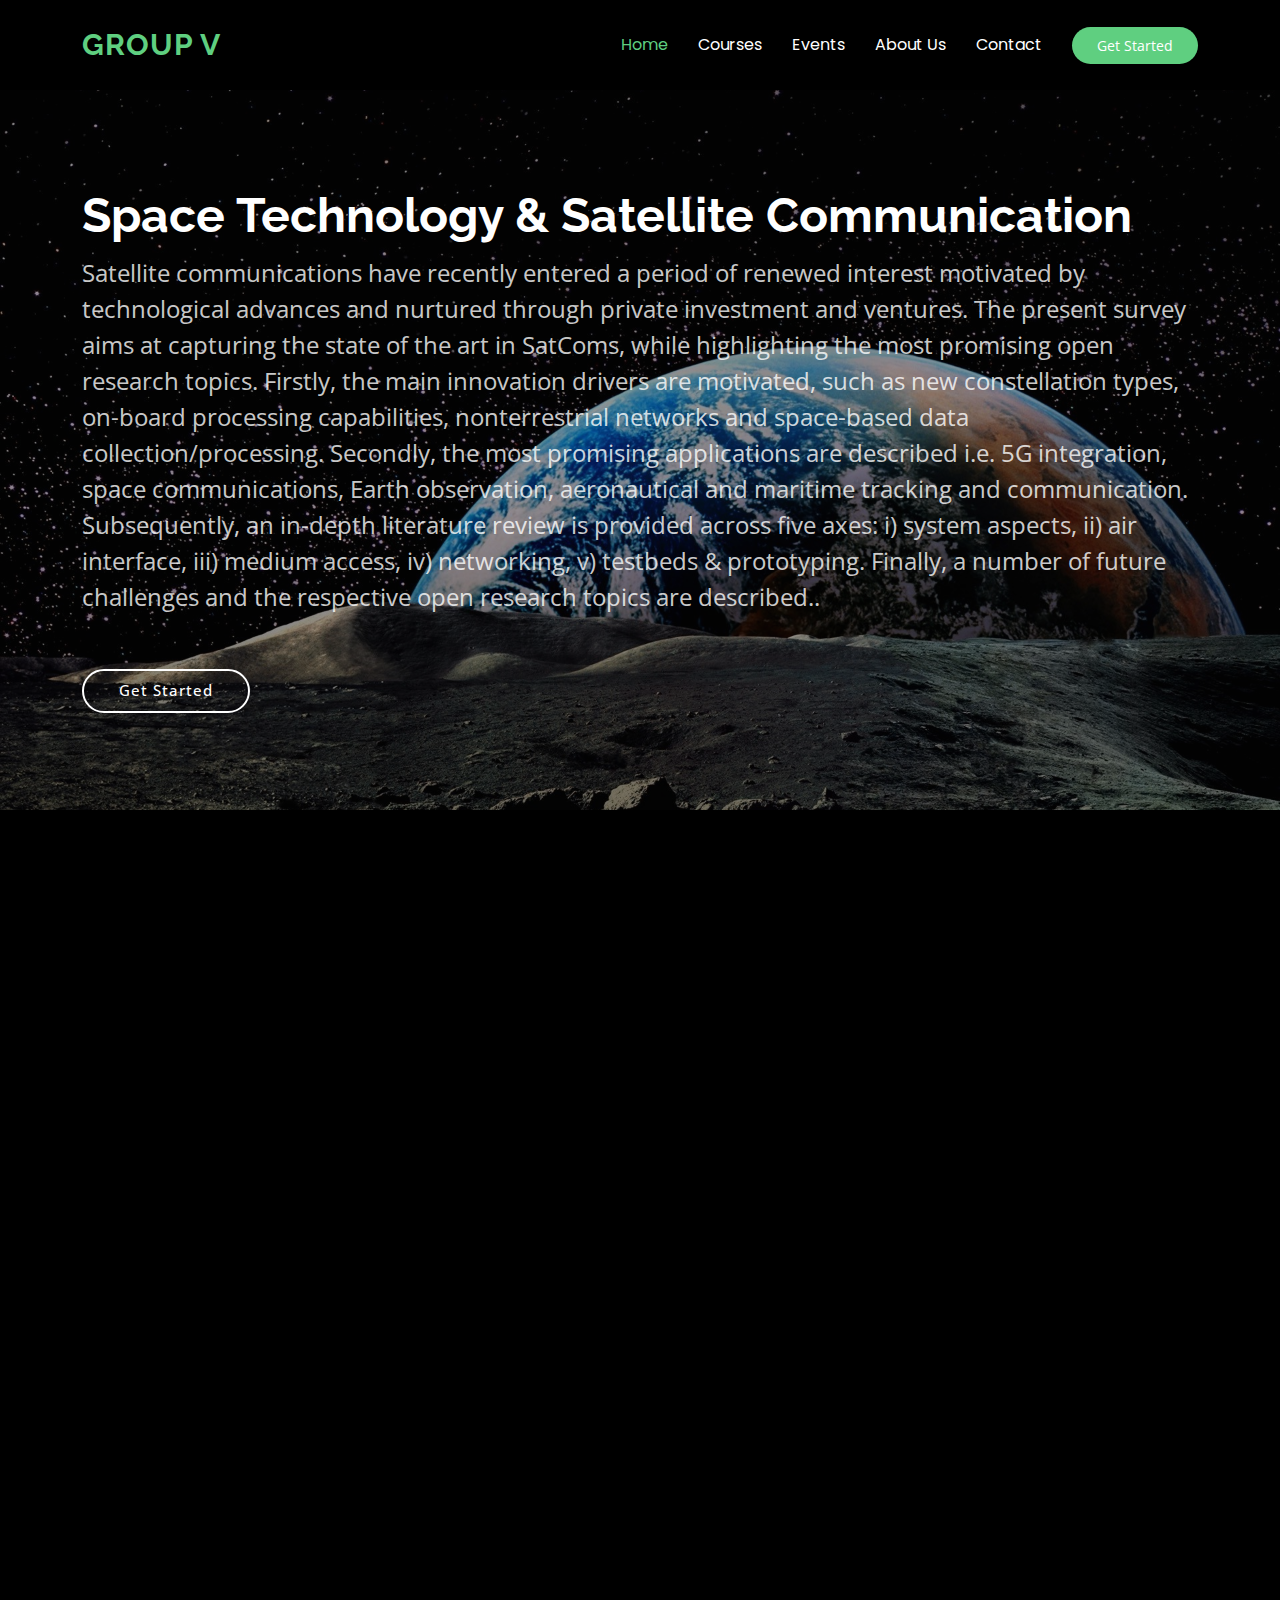
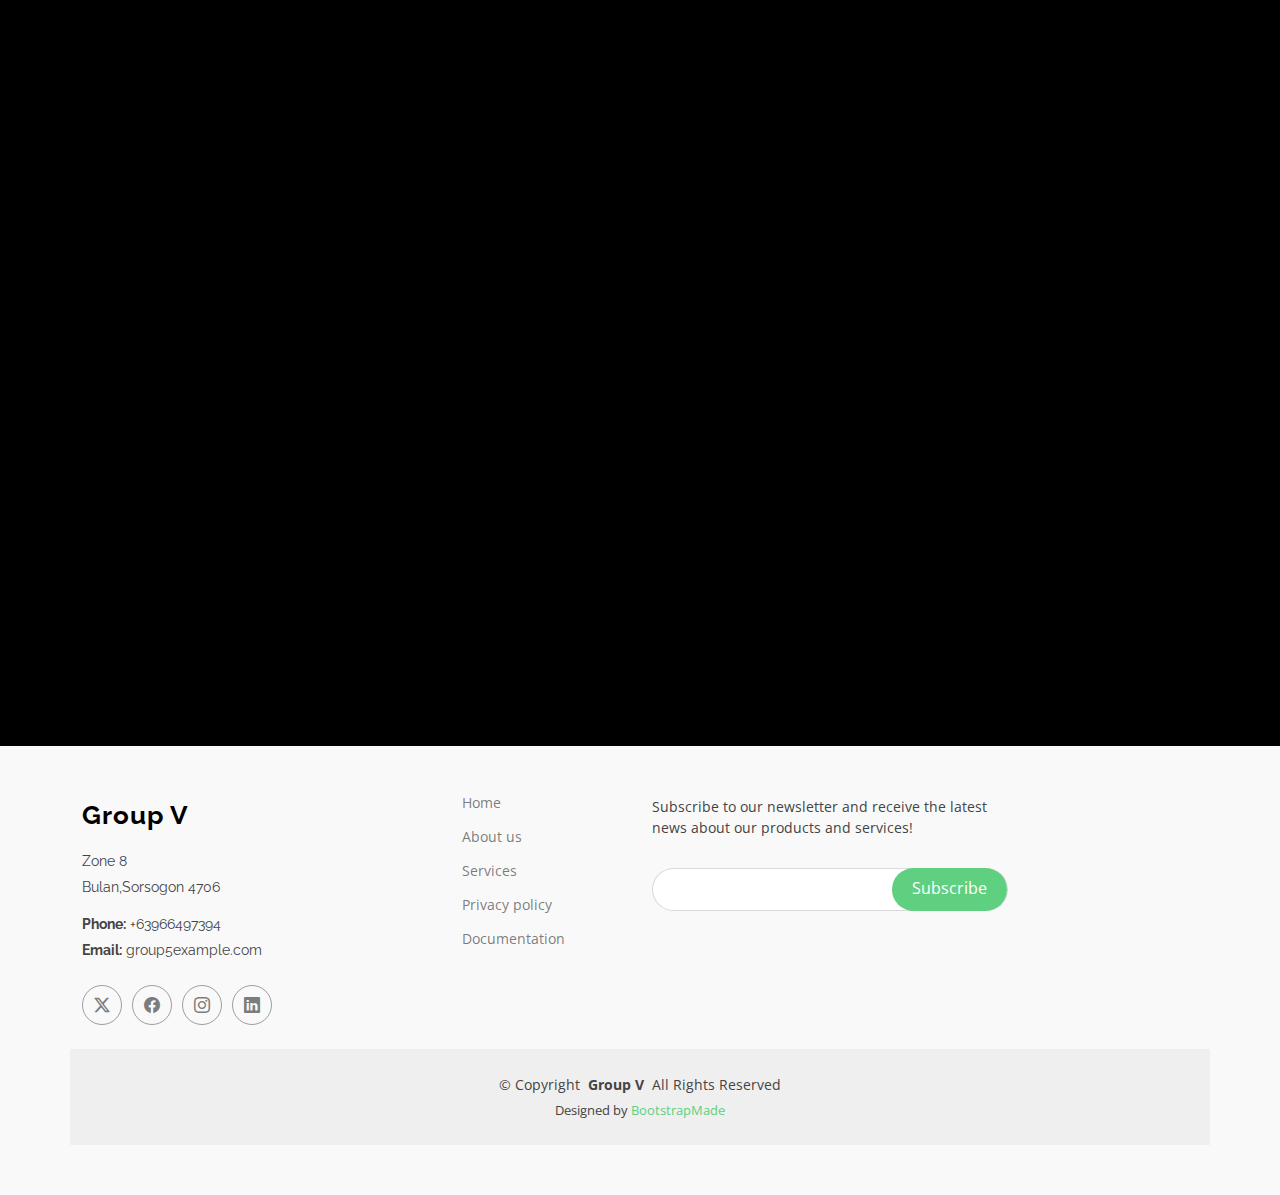
<file: index.html>
<!DOCTYPE html>
<html lang="en">

<head>
  <meta charset="utf-8">
  <meta content="width=device-width, initial-scale=1.0" name="viewport">
  <title>Group 5 Midterm Project</title>
  <meta name="description" content="">
  <meta name="keywords" content="">
  

  <!-- Favicons -->
  <link href="assets/img/favicon.png" rel="icon">
  <link href="assets/img/apple-touch-icon.png" rel="apple-touch-icon">

  <!-- Fonts -->
  <link href="https://fonts.googleapis.com" rel="preconnect">
  <link href="https://fonts.gstatic.com" rel="preconnect" crossorigin>
  <link href="https://fonts.googleapis.com/css2?family=Open+Sans:ital,wght@0,300;0,400;0,500;0,600;0,700;0,800;1,300;1,400;1,500;1,600;1,700;1,800&family=Poppins:ital,wght@0,100;0,200;0,300;0,400;0,500;0,600;0,700;0,800;0,900;1,100;1,200;1,300;1,400;1,500;1,600;1,700;1,800;1,900&family=Raleway:ital,wght@0,100;0,200;0,300;0,400;0,500;0,600;0,700;0,800;0,900;1,100;1,200;1,300;1,400;1,500;1,600;1,700;1,800;1,900&display=swap" rel="stylesheet">

  <!-- Vendor CSS Files -->
  <link href="assets/vendor/bootstrap/css/bootstrap.min.css" rel="stylesheet">
  <link href="assets/vendor/bootstrap-icons/bootstrap-icons.css" rel="stylesheet">
  <link href="assets/vendor/aos/aos.css" rel="stylesheet">
  <link href="assets/vendor/glightbox/css/glightbox.min.css" rel="stylesheet">
  <link href="assets/vendor/swiper/swiper-bundle.min.css" rel="stylesheet">

  <!-- Main CSS File -->
  <link href="assets/css/main.css" rel="stylesheet">

  <!-- =======================================================
  * Template Name: Mentor
  * Template URL: https://bootstrapmade.com/mentor-free-education-bootstrap-theme/
  * Updated: Aug 07 2024 with Bootstrap v5.3.3
  * Author: BootstrapMade.com
  * License: https://bootstrapmade.com/license/
  ======================================================== -->
</head>

<body class="index-page">
  <header id="header" class="header d-flex align-items-center sticky-top">
    <div class="container-fluid container-xl position-relative d-flex align-items-center">

      <a href="index.html" class="logo d-flex align-items-center me-auto">
        <!-- Uncomment the line below if you also wish to use an image logo -->
        <!-- <img src="assets/img/logo.png" alt=""> -->
        <h1 class="sitename">Group V</h1>
      </a>

      <nav id="navmenu" class="navmenu">
        <ul>
          <li><a href="index.html" class="active">Home<br></a></li>
          <li><a href="courses.html">Courses</a></li>
          <li><a href="events.html">Events</a></li>
          <li><a href="about.html">About Us</a></li>
          <li><a href="contact.html">Contact</a></li>
        </ul>
        <i class="mobile-nav-toggle d-xl-none bi bi-list"></i>
      </nav>

      <a class="btn-getstarted" href="courses.html">Get Started</a>

    </div>
  </header>

  <main class="main">

    <!-- Hero Section -->
    <section id="hero" class="hero section dark-background">

      <img src="assets/img/astro-bg.jpg" alt="" data-aos="fade-in">

      <div class="container">
        <h2 data-aos="fade-up" data-aos-delay="100">Space Technology & Satellite Communication</h2>
        <p data-aos="fade-up" data-aos-delay="200">Satellite communications have recently entered a period of renewed interest motivated by technological advances and nurtured through private investment and ventures. The present survey aims at capturing the state of the art in SatComs, while highlighting the most promising open research topics. Firstly, the main innovation drivers are motivated, such as new constellation types, on-board processing capabilities, nonterrestrial networks and space-based data collection/processing. Secondly, the most promising applications are described i.e. 5G integration, space communications, Earth observation, aeronautical and maritime tracking and communication. Subsequently, an in-depth literature review is provided across five axes: i) system aspects, ii) air interface, iii) medium access, iv) networking, v) testbeds & prototyping. Finally, a number of future challenges and the respective open research topics are described..</p>
        <div class="d-flex mt-4" data-aos="fade-up" data-aos-delay="300">
          <a href="courses.html" class="btn-get-started">Get Started</a>
        </div>
      </div>

    </section><!-- /Hero Section -->

    <!-- About Section -->
    <section id="about" class="about section">

      <div class="container">

        <div class="row gy-4">

          <div class="col-lg-6 order-1 order-lg-2" data-aos="fade-up" data-aos-delay="100">
            <img style="border:0; width: 100%; height: 300px; margin-top: 100px;"src="assets/img/education_NASA.jpg" class="img-fluid" alt="">
          </div>

          <div class="col-lg-6 order-2 order-lg-1 content" data-aos="fade-up" data-aos-delay="200">
            <h3>Space Technology and Satellite Communication</h3>
            <p class="fst-italic" style="color: white;">
              
              The way individuals communicate, travel, and obtain information has changed as a result of satellite communication and space technology. 
               Satellites in orbit above the Earth are vital for everyday living, commerce, security, and scientific developments because they provide high-speed internet, precise GPS navigation, and real-time weather monitoring.  
               These developments in technology keep enhancing space exploration, disaster relief, and worldwide communication.

            </p>
         
            </ul>
            <a href="https://www.britannica.com/technology/satellite-communication/How-satellites-work" class="read-more"><span>Read More</span><i class="bi bi-arrow-right"></i></a>
          </div>

        </div>

      </div>

    </section><!-- /About Section -->

        </div>

      </div>

    </section><!-- /Counts Section -->

    <!-- Why Section -->
    <section id="why-us" class="section why-us">

      <div class="container">

        <div class="row gy-4">

          <div class="col-lg-4" data-aos="fade-up" data-aos-delay="100">
            <div class="why-box">
              <h3 style="font-style: italic;">Three Key Advancement</h3>
              <p>
                Advancements in space technology and satellite communication have revolutionized global connectivity, navigation, and security.
                 Satellite-based internet enables communication in remote areas, GPS systems improve transportation and automation, and Space weather monitoringprotects infrastructure from solar disruptions. 
                As technology progresses, these innovations will continue shaping a more connected and resilient future.
              </p>
            </div>
          </div><!-- End Why Box -->

          <div class="col-lg-8 d-flex align-items-stretch">
            <div class="row gy-4" data-aos="fade-up" data-aos-delay="200">

              <div class="col-xl-4">
                <div class="icon-box d-flex flex-column justify-content-center align-items-center">
                  <i class="bi bi-1-circle" style="margin-bottom: 20px;"></i>
                  <h4 style="color: black;"> Satellite-Based Internet</h4>
                  <p style="text-align: center; color: black;">
                    Satellites provide global broadband coverage, especially in remote areas where traditional networks are unavailable. Companies like Starlink, OneWeb, and Amazon’s Project Kuiper use low Earth orbit (LEO) satellites to offer high-speed, low-latency internet, benefiting industries like aviation, maritime, and emergency response.</p>
                </div>
              </div><!-- End Icon Box -->

              <div class="col-xl-4" data-aos="fade-up" data-aos-delay="300">
                <div class="icon-box d-flex flex-column justify-content-center align-items-center">
                  <i class="bi bi-2-circle"  style="margin-top:100px;"></i>
                  <h4 style="color: black;"> (GPS) Advancements </h4>
                  <p style="color: black;">
                    Global Positioning System (GPS) and similar networks like Galileo (Europe) and GLONASS (Russia) now offer centimeter-level accuracy. This is vital for:<br><br>
                    - Navigation – Used in smartphones, vehicles, and autonomous systems.<br><br>
                    - Mapping & Surveying – Helps in urban planning and disaster management.<br><br>
                    - Military & Aviation – Ensures precise targeting and secure operations.</p>
                </div>
              </div><!-- End Icon Box -->

              <div class="col-xl-4" data-aos="fade-up" data-aos-delay="400">
                <div class="icon-box d-flex flex-column justify-content-center align-items-center">
                  <i class="bi bi-3-circle"  style="margin-bottom: 100  px;"></i>
                  <h4 style="color: black;"> Space Weather Tracking
                    Satellites</h4>
                  <p style="color: black; margin-bottom: 25px;">NOAA’s GOES and ESA’s Solar Orbiter monitor solar activity, detecting.<br><br>
                   – These can disrupt power grids, GPS signals, and radio communications.<br><br>
                    - Magnetosphere & Ionosphere Changes<br><br> – Affect satellite operations and HF radio signals.</p>
                </div>
              </div><!-- End Icon Box -->

            </div>
          </div>

        </div>

      </div>

    </section><!-- /Why Us Section -->

     </main>

  <footer id="footer" class="footer position-relative light-background">

    <div class="container footer-top">
      <div class="row gy-4">
        <div class="col-lg-4 col-md-6 footer-about">
          <a href="index.html" class="logo d-flex align-items-center">
            <span class="sitename" style="color: black;">Group V</span>
          </a>
          <div class="footer-contact pt-3">
            <p>Zone 8</p>
            <p>Bulan,Sorsogon 4706</p>
            <p class="mt-3"><strong>Phone:</strong> <span>+63966497394</span></p>
            <p><strong>Email:</strong> <span>group5example.com</span></p>
          </div>
          <div class="social-links d-flex mt-4">
            <a href="https://x.com/"><i class="bi bi-twitter-x"></i></a>
            <a href="https://www.facebook.com/"><i class="bi bi-facebook"></i></a>
            <a href="https://www.instagram.com/"><i class="bi bi-instagram"></i></a>
            <a href="https://www.linkedin.com/"><i class="bi bi-linkedin"></i></a>
          </div>
        </div>

        <div class="col-lg-2 col-md-3 footer-links">
          
          <ul>
            <li><a href="index.html">Home</a></li>
            <li><a href="about.html">About us</a></li>
            <li><a href="service.html">Services</a></li>
            <li><a href="privacy.html">Privacy policy</a></li>
            <li><a href="documentation.html">Documentation</a></li>
          </ul>
        </div>

        <div class="col-lg-4 col-md-12 footer-newsletter">
          
          <p>Subscribe to our newsletter and receive the latest news about our products and services!</p>
          <form action="forms/newsletter.php" method="post" class="php-email-form">
            <div class="newsletter-form"><input type="email" name="email"><input type="submit" value="Subscribe"></div>
            <div class="loading">Loading</div>
            <div class="error-message"></div>
            <div class="sent-message">Your subscription request has been sent. Thank you!</div>
          </form>
        </div>

      </div>
    </div>

    <div class="container copyright text-center mt-4">
      <p>© <span>Copyright</span> <strong class="px-1 sitename">Group V</strong> <span>All Rights Reserved</span></p>
      <div class="credits">
        <!-- All the links in the footer should remain intact. -->
        <!-- You can delete the links only if you've purchased the pro version. -->
        <!-- Licensing information: https://bootstrapmade.com/license/ -->
        <!-- Purchase the pro version with working PHP/AJAX contact form: [buy-url] -->
        Designed by <a href="https://bootstrapmade.com/">BootstrapMade</a>
      </div>
    </div>

  </footer>

  <!-- Scroll Top -->
  <a href="#" id="scroll-top" class="scroll-top d-flex align-items-center justify-content-center"><i class="bi bi-arrow-up-short"></i></a>

  <!-- Preloader -->
  <div id="preloader"></div>

  <!-- Vendor JS Files -->
  <script src="assets/vendor/bootstrap/js/bootstrap.bundle.min.js"></script>
  <script src="assets/vendor/php-email-form/validate.js"></script>
  <script src="assets/vendor/aos/aos.js"></script>
  <script src="assets/vendor/glightbox/js/glightbox.min.js"></script>
  <script src="assets/vendor/purecounter/purecounter_vanilla.js"></script>
  <script src="assets/vendor/swiper/swiper-bundle.min.js"></script>

  <!-- Main JS File -->
  <script src="assets/js/main.js"></script>

</body>

</html>
</file>
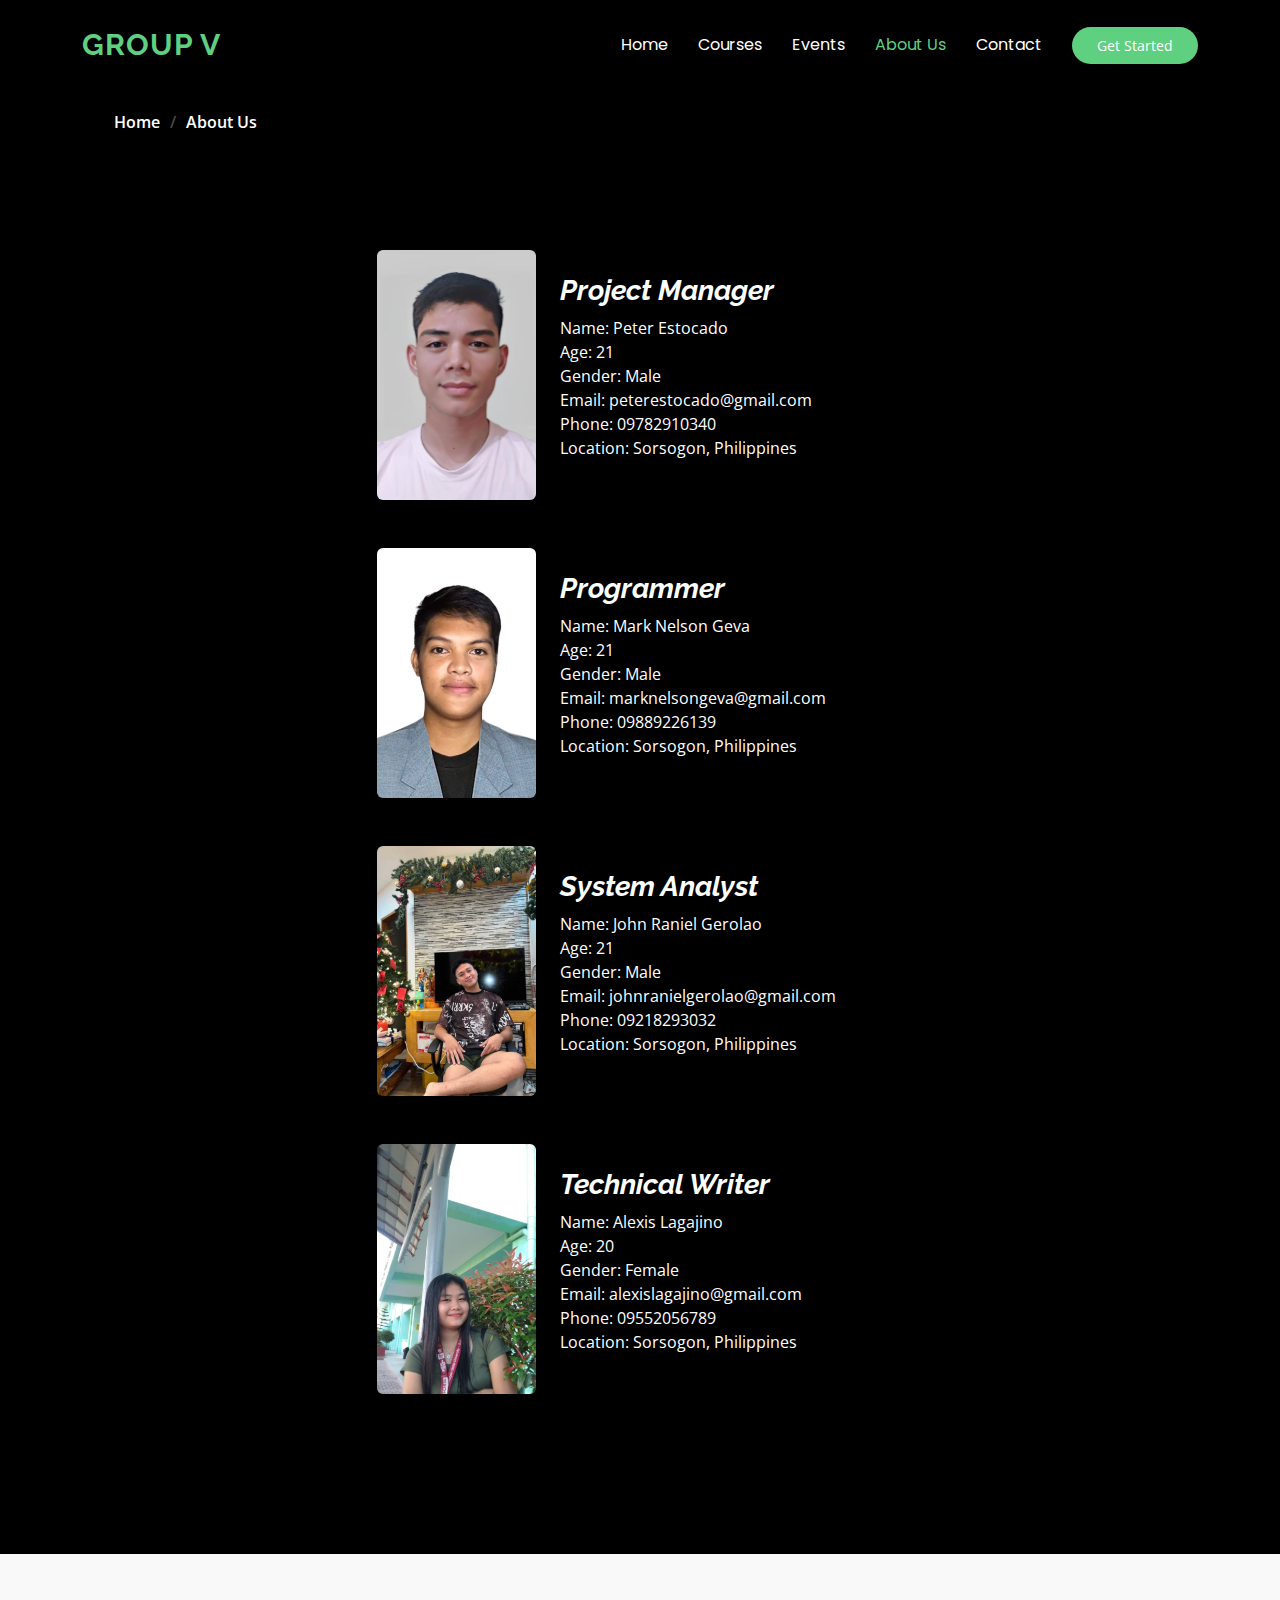
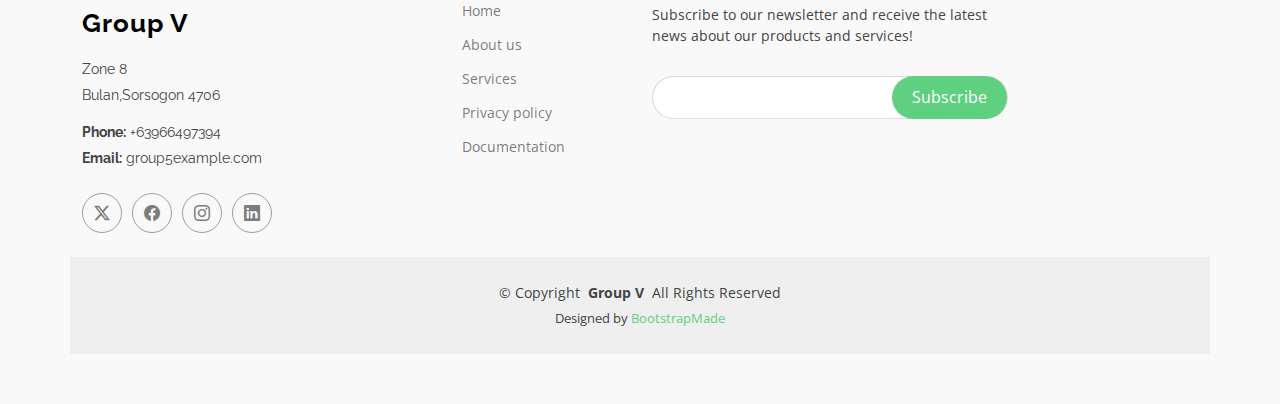
<file: about.html>
<!DOCTYPE html>
  <html lang="en">

  <head>
    <meta charset="utf-8">
    <meta content="width=device-width, initial-scale=1.0" name="viewport">
    <title>About - Group V Midterm Project</title>
    <meta name="description" content="">
    <meta name="keywords" content="">

    <!-- Favicons -->
    <link href="assets/img/favicon.png" rel="icon">
    <link href="assets/img/apple-touch-icon.png" rel="apple-touch-icon">

    <!-- Fonts -->
    <link href="https://fonts.googleapis.com" rel="preconnect">
    <link href="https://fonts.gstatic.com" rel="preconnect" crossorigin>
    <link href="https://fonts.googleapis.com/css2?family=Open+Sans:ital,wght@0,300;0,400;0,500;0,600;0,700;0,800;1,300;1,400;1,500;1,600;1,700;1,800&family=Poppins:ital,wght@0,100;0,200;0,300;0,400;0,500;0,600;0,700;0,800;0,900;1,100;1,200;1,300;1,400;1,500;1,600;1,700;1,800;1,900&family=Raleway:ital,wght@0,100;0,200;0,300;0,400;0,500;0,600;0,700;0,800;0,900;1,100;1,200;1,300;1,400;1,500;1,600;1,700;1,800;1,900&display=swap" rel="stylesheet">

    <!-- Vendor CSS Files -->
    <link href="assets/vendor/bootstrap/css/bootstrap.min.css" rel="stylesheet">
    <link href="assets/vendor/bootstrap-icons/bootstrap-icons.css" rel="stylesheet">
    <link href="assets/vendor/aos/aos.css" rel="stylesheet">
    <link href="assets/vendor/glightbox/css/glightbox.min.css" rel="stylesheet">
    <link href="assets/vendor/swiper/swiper-bundle.min.css" rel="stylesheet">

    <!-- Main CSS File -->
    <link href="assets/css/main.css" rel="stylesheet">

    <!-- =======================================================
    * Template Name: Mentor
    * Template URL: https://bootstrapmade.com/mentor-free-education-bootstrap-theme/
    * Updated: Aug 07 2024 with Bootstrap v5.3.3
    * Author: BootstrapMade.com
    * License: https://bootstrapmade.com/license/
    ======================================================== -->
  </head>

  <body class="about-page">

    <header id="header" class="header d-flex align-items-center sticky-top">
      <div class="container-fluid container-xl position-relative d-flex align-items-center">

        <a href="index.html" class="logo d-flex align-items-center me-auto">
          <!-- Uncomment the line below if you also wish to use an image logo -->
          <!-- <img src="assets/img/logo.png" alt=""> -->
          <h1 class="sitename">Group V</h1>
        </a>

        <nav id="navmenu" class="navmenu">
          <ul>
            <li><a href="index.html">Home<br></a></li>
            <li><a href="courses.html">Courses</a></li>
            <li><a href="events.html">Events</a></li>
            <li><a href="about.html" class="active">About Us</a></li>
            <li><a href="contact.html">Contact</a></li>
          </ul>
          <i class="mobile-nav-toggle d-xl-none bi bi-list"></i>
        </nav>

        <a class="btn-getstarted" href="courses.html">Get Started</a>

      </div>
    </header>

    <main class="main">

      <!-- Page Title -->
      <div class="page-title" data-aos="fix" style="background-image: url(assets/img/astro-bg.jpg);">
        <nav class="breadcrumbs" style="background-color: black;">
          <div class="container">
            <ol>
              <li><a href="index.html">Home</a></li>
              <li class="current">About Us<br></li>
            </ol>
          </div>
        </nav>
      </div><!-- End Page Title -->

   <!-- Documentation Images Section -->
<section id="documentation-images" class="section py-5">
  <div class="container">
   
    <ol class="documentation-list list-unstyled">
      
       <section id="documentation-images" class="section py-5">
        <div class="container">
      
          <!-- Documentation Items -->
          <div class="row mb-5 align-items-center">
            <!-- Image -->
            <div class="col-md-4 text-center">
              <img src="assets/img/peter.jpg" class="img-fluid rounded shadow fixed-size" alt="Project Manager">
            </div>
            <!-- Description -->
            <div class="col-md-8 text-light">
              <h3><strong><i>Project Manager</i></strong></h3>
              <p style="color: white;">
                Name: Peter Estocado<br>
                Age: 21 <br>
                Gender: Male <br>
                Email: peterestocado@gmail.com <br>
                Phone: 09782910340<br>
                Location: Sorsogon, Philippines

              </p>
            </div>
          </div>
      
          <div class="row mb-5 align-items-center">
            <div class="col-md-4 text-center">
              <img src="assets/img/marknelson.jpg" class="img-fluid rounded shadow fixed-size" alt="Programmer">
            </div>
            <div class="col-md-8 text-light">
              <h3><strong><i>Programmer</i></strong></h3>
              <p style="color: white;">
                Name: Mark Nelson Geva<br>
                Age: 21 <br>
                Gender: Male <br>
                Email: marknelsongeva@gmail.com <br>
                Phone: 09889226139<br>
                Location: Sorsogon, Philippines

              </p>
            </div>
          </div>
      
          <div class="row mb-5 align-items-center">
            <div class="col-md-4 text-center">
              <img src="assets/img/johnraniel.jpg" class="img-fluid rounded shadow fixed-size" alt="System Analyst">
            </div>
            <div class="col-md-8 text-light">
              <h3><strong><i>System Analyst</i></strong></h3>
              <p style="color: white;">
                Name: John Raniel Gerolao<br>
                Age: 21 <br>
                Gender: Male <br>
                Email: johnranielgerolao@gmail.com <br>
                Phone: 09218293032<br>
                Location: Sorsogon, Philippines

              </p>
            </div>
          </div>
      
          <div class="row mb-5 align-items-center">
            <div class="col-md-4 text-center">
              <img src="assets/img/alexis.jpg" class="img-fluid rounded shadow fixed-size" alt="Technical Writer">
            </div>
            <div class="col-md-8 text-light">
              <h3><strong><i>Technical Writer</i></strong></h3>
              <p style="color: white;">Name: Alexis Lagajino<br>
                Age: 20 <br>
                Gender: Female <br>
                Email: alexislagajino@gmail.com <br>
                Phone: 09552056789<br>
                Location: Sorsogon, Philippines

              </p>
            </div>
          </div>
      
        </div>
      </section>
      
      <style>
        .fixed-size {
          width: 100%;
          max-width: 350px;
          height: 250px;
          object-fit: cover;
        }
      </style>
      
<!-- End Documentation Images Section -->

<style>
  .fixed-size {
    width: 100%;  /* Makes images responsive */
    max-width: 400px; /* Limits the max size for uniformity */
    height: 250px; /* Fixed height to keep all images the same */
    object-fit: cover; /* Ensures images fill the space without distortion */
  }
  .documentation-list {
    display: flex;
    flex-direction: column;
    align-items: center;
  }
</style>


      
    </main>

    <footer id="footer" class="footer position-relative light-background">

      <div class="container footer-top">
        <div class="row gy-4">
          <div class="col-lg-4 col-md-6 footer-about">
            <a href="index.html" class="logo d-flex align-items-center">
              <span class="sitename" style="color: black;">Group V</span>
            </a>
            <div class="footer-contact pt-3">
              <p>Zone 8</p>
              <p>Bulan,Sorsogon 4706</p>
              <p class="mt-3"><strong>Phone:</strong> <span>+63966497394</span></p>
              <p><strong>Email:</strong> <span>group5example.com</span></p>
            </div>
            <div class="social-links d-flex mt-4">
              <a href="https://x.com/"><i class="bi bi-twitter-x"></i></a>
              <a href="https://www.facebook.com/"><i class="bi bi-facebook"></i></a>
              <a href="https://www.instagram.com/"><i class="bi bi-instagram"></i></a>
              <a href="https://www.linkedin.com/"><i class="bi bi-linkedin"></i></a>
            </div>
          </div>

          <div class="col-lg-2 col-md-3 footer-links">
            
            <ul>
              <li><a href="index.html">Home</a></li>
              <li><a href="about.html">About us</a></li>
              <li><a href="service.html">Services</a></li>
              <li><a href="privacy.html">Privacy policy</a></li>
              <li><a href="documentation.html">Documentation</a></li>
            </ul>
          </div>

          <div class="col-lg-4 col-md-12 footer-newsletter">
            
            <p>Subscribe to our newsletter and receive the latest news about our products and services!</p>
            <form action="forms/newsletter.php" method="post" class="php-email-form">
              <div class="newsletter-form"><input type="email" name="email"><input type="submit" value="Subscribe"></div>
              <div class="loading">Loading</div>
              <div class="error-message"></div>
              <div class="sent-message">Your subscription request has been sent. Thank you!</div>
            </form>
          </div>

        </div>
      </div>

      <div class="container copyright text-center mt-4">
        <p>© <span>Copyright</span> <strong class="px-1 sitename">Group V</strong> <span>All Rights Reserved</span></p>
        <div class="credits">
          <!-- All the links in the footer should remain intact. -->
          <!-- You can delete the links only if you've purchased the pro version. -->
          <!-- Licensing information: https://bootstrapmade.com/license/ -->
          <!-- Purchase the pro version with working PHP/AJAX contact form: [buy-url] -->
          Designed by <a href="https://bootstrapmade.com/">BootstrapMade</a>
        </div>
      </div>

    </footer>

    <!-- Scroll Top -->
    <a href="#" id="scroll-top" class="scroll-top d-flex align-items-center justify-content-center"><i class="bi bi-arrow-up-short"></i></a>

    <!-- Preloader -->
    <div id="preloader"></div>

    <!-- Vendor JS Files -->
    <script src="assets/vendor/bootstrap/js/bootstrap.bundle.min.js"></script>
    <script src="assets/vendor/php-email-form/validate.js"></script>
    <script src="assets/vendor/aos/aos.js"></script>
    <script src="assets/vendor/glightbox/js/glightbox.min.js"></script>
    <script src="assets/vendor/purecounter/purecounter_vanilla.js"></script>
    <script src="assets/vendor/swiper/swiper-bundle.min.js"></script>

    <!-- Main JS File -->
    <script src="assets/js/main.js"></script>

  </body>

  </html>
</file>
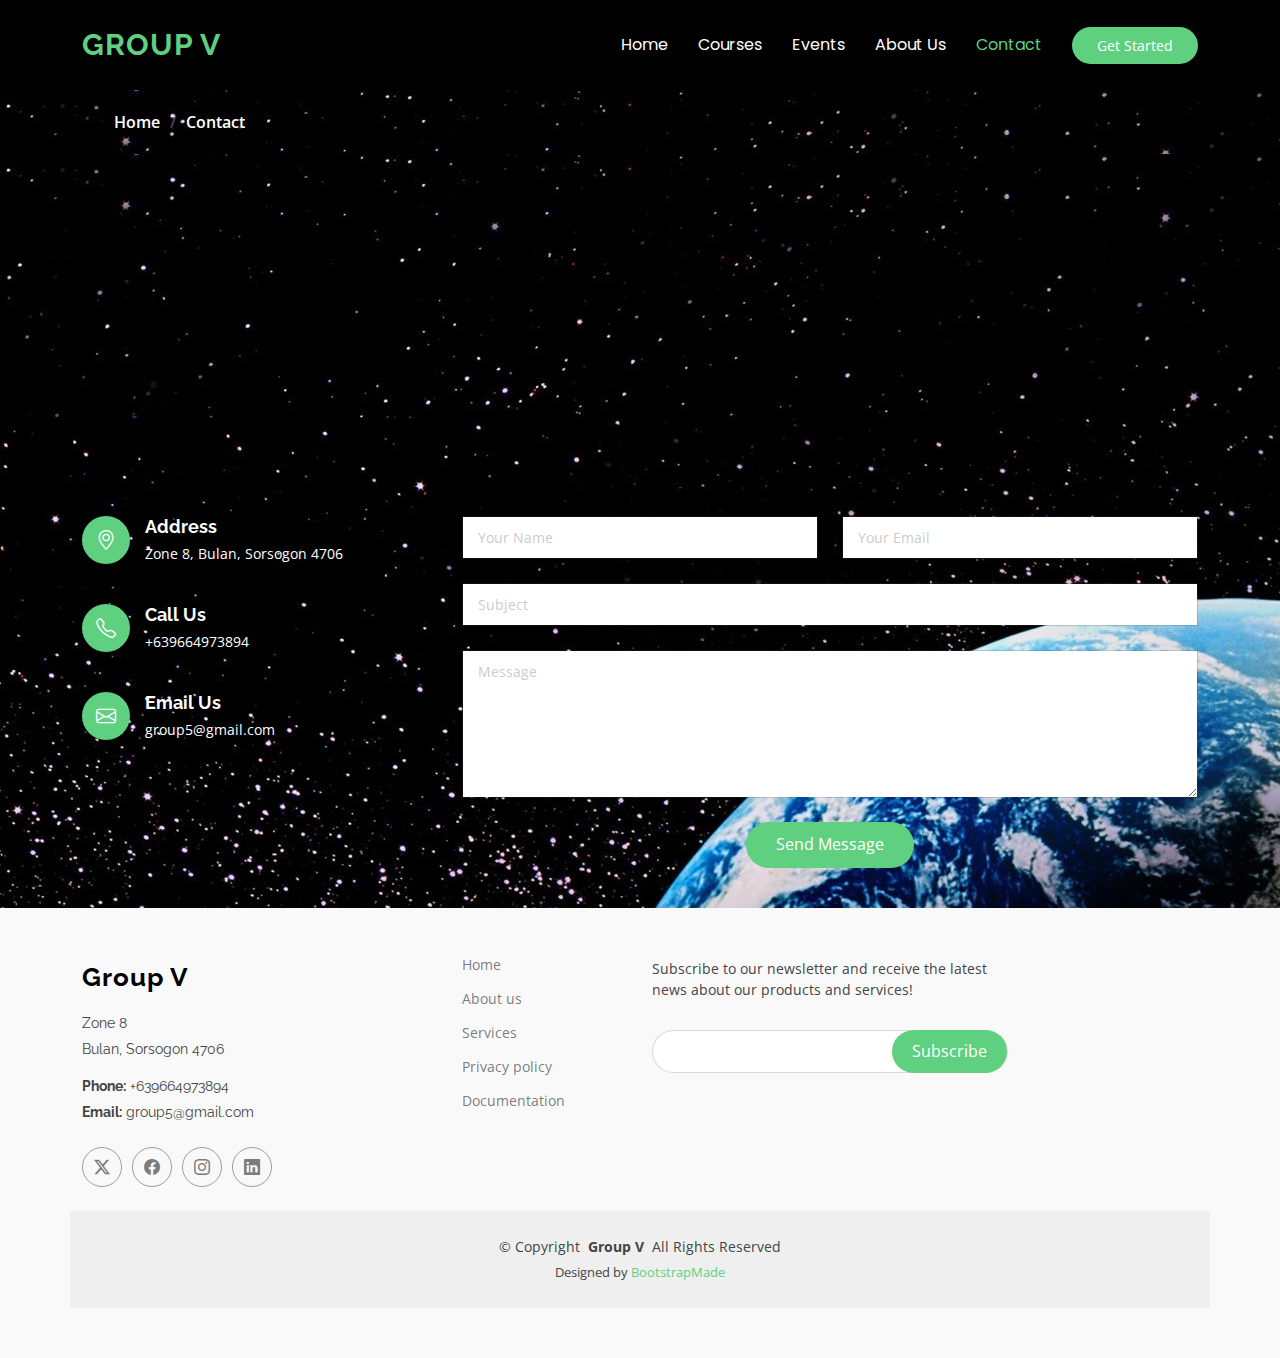
<file: contact.html>
<!DOCTYPE html>
<html lang="en">

<head>
  <meta charset="utf-8">
  <meta content="width=device-width, initial-scale=1.0" name="viewport">
  <title>Contact - Group V Midterm Project</title>
  <meta name="description" content="">
  <meta name="keywords" content="">

  <!-- Favicons -->
  <link href="assets/img/favicon.png" rel="icon">
  <link href="assets/img/apple-touch-icon.png" rel="apple-touch-icon">

  <!-- Fonts -->
  <link href="https://fonts.googleapis.com" rel="preconnect">
  <link href="https://fonts.gstatic.com" rel="preconnect" crossorigin>
  <link href="https://fonts.googleapis.com/css2?family=Open+Sans:ital,wght@0,300;0,400;0,500;0,600;0,700;0,800;1,300;1,400;1,500;1,600;1,700;1,800&family=Poppins:ital,wght@0,100;0,200;0,300;0,400;0,500;0,600;0,700;0,800;0,900;1,100;1,200;1,300;1,400;1,500;1,600;1,700;1,800;1,900&family=Raleway:ital,wght@0,100;0,200;0,300;0,400;0,500;0,600;0,700;0,800;0,900;1,100;1,200;1,300;1,400;1,500;1,600;1,700;1,800;1,900&display=swap" rel="stylesheet">

  <!-- Vendor CSS Files -->
  <link href="assets/vendor/bootstrap/css/bootstrap.min.css" rel="stylesheet">
  <link href="assets/vendor/bootstrap-icons/bootstrap-icons.css" rel="stylesheet">
  <link href="assets/vendor/aos/aos.css" rel="stylesheet">
  <link href="assets/vendor/glightbox/css/glightbox.min.css" rel="stylesheet">
  <link href="assets/vendor/swiper/swiper-bundle.min.css" rel="stylesheet">

  <!-- Main CSS File -->
  <link href="assets/css/main.css" rel="stylesheet">

  <!-- =======================================================
  * Template Name: Mentor
  * Template URL: https://bootstrapmade.com/mentor-free-education-bootstrap-theme/
  * Updated: Aug 07 2024 with Bootstrap v5.3.3
  * Author: BootstrapMade.com
  * License: https://bootstrapmade.com/license/
  ======================================================== -->
</head>

<body class="contact-page">

  <header id="header" class="header d-flex align-items-center sticky-top">
    <div class="container-fluid container-xl position-relative d-flex align-items-center">

      <a href="index.html" class="logo d-flex align-items-center me-auto">
        <!-- Uncomment the line below if you also wish to use an image logo -->
        <!-- <img src="assets/img/logo.png" alt=""> -->
        <h1 class="sitename">Group V</h1>
      </a>

      <nav id="navmenu" class="navmenu">
        <ul>
          <li><a href="index.html">Home<br></a></li>
          <li><a href="courses.html">Courses</a></li>
          <li><a href="events.html">Events</a></li>
          <li><a href="about.html">About Us</a></li>
          <li><a href="contact.html" class="active">Contact</a></li>
        </ul>
        <i class="mobile-nav-toggle d-xl-none bi bi-list"></i>
      </nav>

      <a class="btn-getstarted" href="courses.html">Get Started</a>

    </div>
  </header>

  <main class="main">

    <!-- Page Title -->
    <div class="page-title" data-aos="fade-down" style="background-color: black;">
      
      <nav class="breadcrumbs"style="background-image: url(assets/img/astro-bg.jpg);">
        <div class="container">
          <ol>
            <li><a href="index.html">Home</a></li>
            <li class="current">Contact</li>
          </ol>
        </div>
      </nav>
    </div><!-- End Page Title -->

    <!-- Contact Section -->
    <section id="contact" class="contact section" style="background-image: url(assets/img/astro-bg.jpg);">

      <div class="mb-5" data-aos="fade-up" data-aos-delay="200">
       <iframe style="border:0; width: 100%; height: 300px;"src="https://www.google.com/maps/embed?pb=!1m18!1m12!1m3!1d3892.740780903125!2d123.88515957483585!3d12.66499388762289!2m3!1f0!2f0!3f0!3m2!1i1024!2i768!4f13.1!3m3!1m2!1s0x33a0d16563e2eeb3%3A0x3aa86d62ebe639bf!2sZone%208!5e0!3m2!1sen!2sph!4v1740459305852!5m2!1sen!2sph" width="600" height="450" style="border:0;" allowfullscreen="" loading="lazy" referrerpolicy="no-referrer-when-downgrade"></iframe>
      </div><!-- End Google Maps -->

      <div class="container" data-aos="fade-up" data-aos-delay="100">

        <div class="row gy-4">

          <div class="col-lg-4">
            <div class="info-item d-flex" data-aos="fade-up" data-aos-delay="300">
              <i class="bi bi-geo-alt flex-shrink-0"></i>
              <div>
                <h3>Address</h3>
                <p style="color: white;">Zone 8, Bulan, Sorsogon 4706</p>
              </div>
            </div><!-- End Info Item -->

            <div class="info-item d-flex" data-aos="fade-up" data-aos-delay="400">
              <i class="bi bi-telephone flex-shrink-0"></i>
              <div>
                <h3>Call Us</h3>
                <p style="color: white;">+639664973894</p>
              </div>
            </div><!-- End Info Item -->

            <div class="info-item d-flex" data-aos="fade-up" data-aos-delay="500">
              <i class="bi bi-envelope flex-shrink-0"></i>
              <div>
                <h3>Email Us</h3>
                <p style="color: white;">group5@gmail.com</p>
              </div>
            </div><!-- End Info Item -->

          </div>

          <div class="col-lg-8">
            <form action="forms/contact.php" method="post" class="php-email-form" data-aos="fade-up" data-aos-delay="200">
              <div class="row gy-4">

                <div class="col-md-6">
                  <input type="text" name="name" class="form-control" placeholder="Your Name" required="">
                </div>

                <div class="col-md-6 ">
                  <input type="email" class="form-control" name="email" placeholder="Your Email" required="">
                </div>

                <div class="col-md-12">
                  <input type="text" class="form-control" name="subject" placeholder="Subject" required="">
                </div>

                <div class="col-md-12">
                  <textarea class="form-control" name="message" rows="6" placeholder="Message" required=""></textarea>
                </div>

                <div class="col-md-12 text-center">
                  <div class="loading">Loading</div>
                  <div class="error-message"></div>
                  <div class="sent-message">Your message has been sent. Thank you!</div>

                  <button type="submit">Send Message</button>
                </div>

              </div>
            </form>
          </div><!-- End Contact Form -->

        </div>

      </div>

    </section><!-- /Contact Section -->

  </main>

  <footer id="footer" class="footer position-relative light-background">

    <div class="container footer-top">
      <div class="row gy-4">
        <div class="col-lg-4 col-md-6 footer-about">
          <a href="index.html" class="logo d-flex align-items-center">
            <span class="sitename" style="color: black;">Group V</span>
          </a>
          <div class="footer-contact pt-3">
            <p>Zone 8</p>
            <p>Bulan, Sorsogon 4706</p>
            <p class="mt-3"><strong>Phone:</strong> <span>+639664973894</span></p>
            <p><strong>Email:</strong> <span>group5@gmail.com</span></p>
          </div>
          <div class="social-links d-flex mt-4">
            <a href="https://x.com/"><i class="bi bi-twitter-x"></i></a>
              <a href="https://www.facebook.com/"><i class="bi bi-facebook"></i></a>
              <a href="https://www.instagram.com/"><i class="bi bi-instagram"></i></a>
              <a href="https://www.linkedin.com/"><i class="bi bi-linkedin"></i></a>
          </div>
        </div>

        <div class="col-lg-2 col-md-3 footer-links">
          
          <ul>
            <li><a href="index.html">Home</a></li>
            <li><a href="about.html">About us</a></li>
            <li><a href="service.html">Services</a></li>
            <li><a href="privacy.html">Privacy policy</a></li>
            <li><a href="documentation.html">Documentation</a></li>
          </ul>
        </div>

        <div class="col-lg-4 col-md-12 footer-newsletter">
         
          <p>Subscribe to our newsletter and receive the latest news about our products and services!</p>
          <form action="forms/newsletter.php" method="post" class="php-email-form">
            <div class="newsletter-form"><input type="email" name="email"><input type="submit" value="Subscribe"></div>
            <div class="loading">Loading</div>
            <div class="error-message"></div>
            <div class="sent-message">Your subscription request has been sent. Thank you!</div>
          </form>
        </div>

      </div>
    </div>

    <div class="container copyright text-center mt-4">
      <p>© <span>Copyright</span> <strong class="px-1 sitename">Group V</strong> <span>All Rights Reserved</span></p>
      <div class="credits">
        <!-- All the links in the footer should remain intact. -->
        <!-- You can delete the links only if you've purchased the pro version. -->
        <!-- Licensing information: https://bootstrapmade.com/license/ -->
        <!-- Purchase the pro version with working PHP/AJAX contact form: [buy-url] -->
        Designed by <a href="https://bootstrapmade.com/">BootstrapMade</a>
      </div>
    </div>

  </footer>

  <!-- Scroll Top -->
  <a href="#" id="scroll-top" class="scroll-top d-flex align-items-center justify-content-center"><i class="bi bi-arrow-up-short"></i></a>

  <!-- Preloader -->
  <div id="preloader"></div>

  <!-- Vendor JS Files -->
  <script src="assets/vendor/bootstrap/js/bootstrap.bundle.min.js"></script>
  <script src="assets/vendor/php-email-form/validate.js"></script>
  <script src="assets/vendor/aos/aos.js"></script>
  <script src="assets/vendor/glightbox/js/glightbox.min.js"></script>
  <script src="assets/vendor/purecounter/purecounter_vanilla.js"></script>
  <script src="assets/vendor/swiper/swiper-bundle.min.js"></script>

  <!-- Main JS File -->
  <script src="assets/js/main.js"></script>

</body>

</html>
</file>
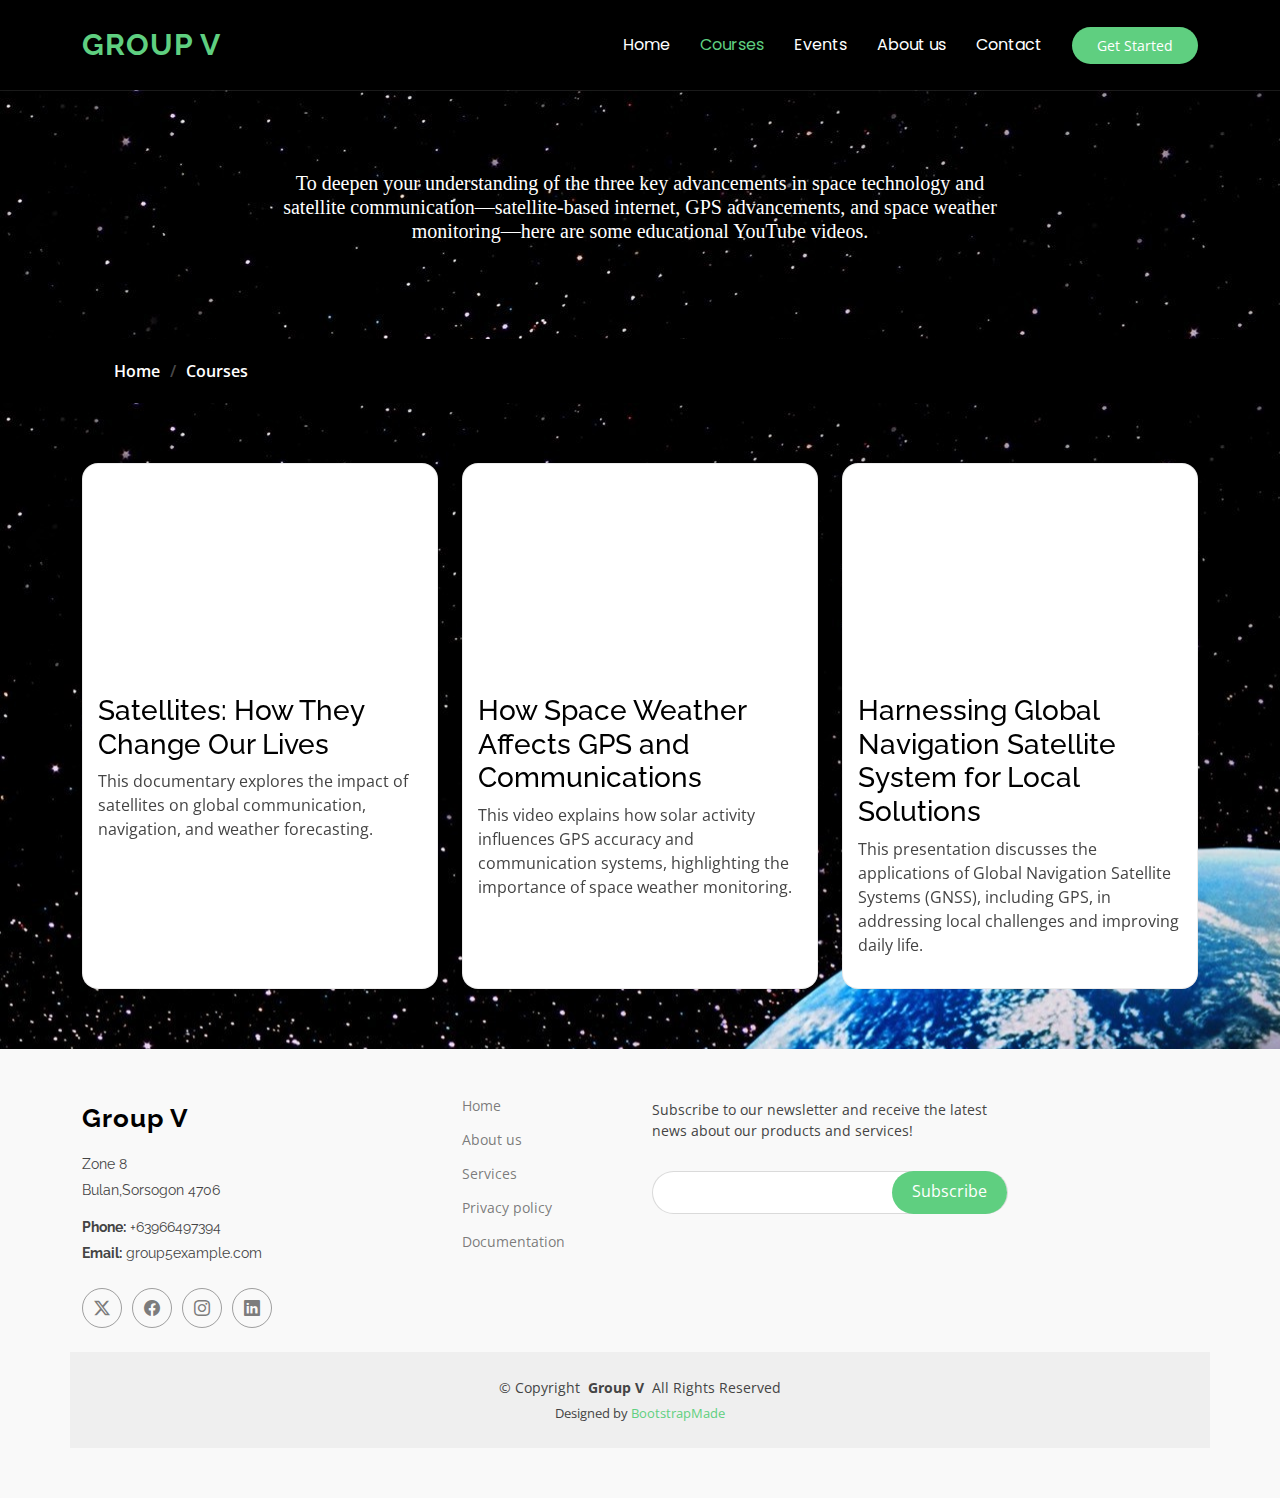
<file: courses.html>
<!DOCTYPE html>
<html lang="en">

<head>
  <meta charset="utf-8">
  <meta content="width=device-width, initial-scale=1.0" name="viewport">
  <title>Courses - Group V Midterm Project</title>
  <meta name="description" content="">
  <meta name="keywords" content="">

  <!-- Favicons -->
  <link href="assets/img/favicon.png" rel="icon">
  <link href="assets/img/apple-touch-icon.png" rel="apple-touch-icon">

  <!-- Fonts -->
  <link href="https://fonts.googleapis.com" rel="preconnect">
  <link href="https://fonts.gstatic.com" rel="preconnect" crossorigin>
  <link href="https://fonts.googleapis.com/css2?family=Open+Sans:ital,wght@0,300;0,400;0,500;0,600;0,700;0,800;1,300;1,400;1,500;1,600;1,700;1,800&family=Poppins:ital,wght@0,100;0,200;0,300;0,400;0,500;0,600;0,700;0,800;0,900;1,100;1,200;1,300;1,400;1,500;1,600;1,700;1,800;1,900&family=Raleway:ital,wght@0,100;0,200;0,300;0,400;0,500;0,600;0,700;0,800;0,900;1,100;1,200;1,300;1,400;1,500;1,600;1,700;1,800;1,900&display=swap" rel="stylesheet">

  <!-- Vendor CSS Files -->
  <link href="assets/vendor/bootstrap/css/bootstrap.min.css" rel="stylesheet">
  <link href="assets/vendor/bootstrap-icons/bootstrap-icons.css" rel="stylesheet">
  <link href="assets/vendor/aos/aos.css" rel="stylesheet">
  <link href="assets/vendor/glightbox/css/glightbox.min.css" rel="stylesheet">
  <link href="assets/vendor/swiper/swiper-bundle.min.css" rel="stylesheet">

  <!-- Main CSS File -->
  <link href="assets/css/main.css" rel="stylesheet">

  <!-- =======================================================
  * Template Name: Mentor
  * Template URL: https://bootstrapmade.com/mentor-free-education-bootstrap-theme/
  * Updated: Aug 07 2024 with Bootstrap v5.3.3
  * Author: BootstrapMade.com
  * License: https://bootstrapmade.com/license/
  ======================================================== -->
</head>

<body class="courses-page">

  <header id="header" class="header d-flex align-items-center sticky-top">
    <div class="container-fluid container-xl position-relative d-flex align-items-center">

      <a href="index.html" class="logo d-flex align-items-center me-auto">
        <!-- Uncomment the line below if you also wish to use an image logo -->
        <!-- <img src="assets/img/logo.png" alt=""> -->
        <h1 class="sitename">Group V</h1>
      </a>

      <nav id="navmenu" class="navmenu">
        <ul>
          <li><a href="index.html">Home<br></a></li>
          <li><a href="courses.html" class="active">Courses</a></li>
          <li><a href="events.html">Events</a></li>
          <li><a href="about.html">About us</a></li>
          <li><a href="contact.html">Contact</a></li>
        </ul>
        <i class="mobile-nav-toggle d-xl-none bi bi-list"></i>
      </nav>

      <a class="btn-getstarted" href="courses.html">Get Started</a>

    </div>
  </header>

  <main class="main">

    <!-- Page Title -->
    <div class="page-title" data-aos="fade-down" style="background-image: url(assets/img/astro-bg.jpg);">
      <div class="heading">
        <div class="container">
          <div class="row d-flex justify-content-center text-center">
            <div class="col-lg-8">
              <h5 class="mb-0" style="font-family: 'Times New Roman', Times, serif;">To deepen your understanding of the three key advancements in space technology and satellite communication—satellite-based internet, GPS advancements, and space weather monitoring—here are some educational YouTube videos.</h5>              </p>
            </div>
          </div>
        </div>
      </div>
      <nav class="breadcrumbs" style="background-color: black;">
        <div class="container" >
          <ol>
            <li><a href="index.html">Home</a></li>
            <li class="current">Courses</li>
          </ol>
        </div>
      </nav>
    </div><!-- End Page Title -->

    <!-- Courses Section -->
    <section id="courses" class="courses section" style="background-image: url(assets/img/astro-bg.jpg);">

      <div class="container">

        <div class="row">

          <div class="col-lg-4 col-md-6 d-flex align-items-stretch" data-aos="zoom-in" data-aos-delay="100">
            <div class="course-item">
              <iframe width="415" height="275" src="https://www.youtube.com/embed/1VoxKfQ4T7s?si=ZrsUCnEZYP1WxAi8" title="YouTube video player" frameborder="0" allow="accelerometer; autoplay; clipboard-write; encrypted-media; gyroscope; picture-in-picture; web-share" referrerpolicy="strict-origin-when-cross-origin" allowfullscreen></iframe>
              <div class="course-content">
                <div class="d-flex justify-content-between align-items-center mb-3">
                 
                 
                </div>

                <h3><a style="color: black;">Satellites: How They Change Our Lives</a></h3>
                <p class="description">This documentary explores the impact of satellites on global communication, navigation, and weather forecasting.</p>
                <div class="trainer d-flex justify-content-between align-items-center">
                  
                </div>
              </div>
            </div>
          </div> <!-- End Course Item-->

          <div class="col-lg-4 col-md-6 d-flex align-items-stretch mt-4 mt-md-0" data-aos="zoom-in" data-aos-delay="200">
            <div class="course-item">
              <iframe width="415" height="275" src="https://www.youtube.com/embed/2XuVGWQh2jM?si=hK0aUFT3Gw_tU-1Z" title="YouTube video player" frameborder="0" allow="accelerometer; autoplay; clipboard-write; encrypted-media; gyroscope; picture-in-picture; web-share" referrerpolicy="strict-origin-when-cross-origin" allowfullscreen></iframe>
              <div class="course-content">
                <div class="d-flex justify-content-between align-items-center mb-3">
                </div>

                <h3><a style="color: black;">How Space Weather Affects GPS and Communications
                </a></h3>
                <p class="description">This video explains how solar activity influences GPS accuracy and communication systems, highlighting the importance of space weather monitoring.</p>
                <div class="trainer d-flex justify-content-between align-items-center">
                  
                </div>
              </div>
            </div>
          </div> <!-- End Course Item-->

          <div class="col-lg-4 col-md-6 d-flex align-items-stretch mt-4 mt-lg-0" data-aos="zoom-in" data-aos-delay="300">
            <div class="course-item">
              <iframe width="415" height="275" src="https://www.youtube.com/embed/1vFq4oAYyOE?si=REDwooSesRRA-bi1" title="YouTube video player" frameborder="0" allow="accelerometer; autoplay; clipboard-write; encrypted-media; gyroscope; picture-in-picture; web-share" referrerpolicy="strict-origin-when-cross-origin" allowfullscreen></iframe>
              <div class="course-content">
                <div class="d-flex justify-content-between align-items-center mb-3">
                </div>

                <h3><a style="color: black;">Harnessing Global Navigation Satellite System for Local Solutions</a></h3>
                <p class="description">This presentation discusses the applications of Global Navigation Satellite Systems (GNSS), including GPS, in addressing local challenges and improving daily life.
                </p>

                </div>
              </div>
            </div>
          </div> <!-- End Course Item-->

        </div>

      </div>

    </section><!-- /Courses Section -->

  </main>

  <footer id="footer" class="footer position-relative light-background">

    <div class="container footer-top">
      <div class="row gy-4">
        <div class="col-lg-4 col-md-6 footer-about">
          <a href="index.html" class="logo d-flex align-items-center">
            <span class="sitename" style="color: black;">Group V</span>
          </a>
          <div class="footer-contact pt-3">
            <p>Zone 8</p>
            <p>Bulan,Sorsogon 4706</p>
            <p class="mt-3"><strong>Phone:</strong> <span>+63966497394</span></p>
            <p><strong>Email:</strong> <span>group5example.com</span></p>
          </div>
          <div class="social-links d-flex mt-4">
            <a href="https://x.com/"><i class="bi bi-twitter-x"></i></a>
              <a href="https://www.facebook.com/"><i class="bi bi-facebook"></i></a>
              <a href="https://www.instagram.com/"><i class="bi bi-instagram"></i></a>
              <a href="https://www.linkedin.com/"><i class="bi bi-linkedin"></i></a>
          </div>
        </div>

        <div class="col-lg-2 col-md-3 footer-links">
         
          <ul>
            <li><a href="index.html">Home</a></li>
            <li><a href="about.html">About us</a></li>
            <li><a href="service.html">Services</a></li>
            <li><a href="privacy.html">Privacy policy</a></li>
            <li><a href="documentation.html">Documentation</a></li>
          </ul>
        </div>

        <div class="col-lg-4 col-md-12 footer-newsletter">
          
          <p>Subscribe to our newsletter and receive the latest news about our products and services!</p>
          <form action="forms/newsletter.php" method="post" class="php-email-form">
            <div class="newsletter-form"><input type="email" name="email"><input type="submit" value="Subscribe"></div>
            <div class="loading">Loading</div>
            <div class="error-message"></div>
            <div class="sent-message">Your subscription request has been sent. Thank you!</div>
          </form>
        </div>

      </div>
    </div>

    <div class="container copyright text-center mt-4">
      <p>© <span>Copyright</span> <strong class="px-1 sitename">Group V</strong> <span>All Rights Reserved</span></p>
      <div class="credits">
        <!-- All the links in the footer should remain intact. -->
        <!-- You can delete the links only if you've purchased the pro version. -->
        <!-- Licensing information: https://bootstrapmade.com/license/ -->
        <!-- Purchase the pro version with working PHP/AJAX contact form: [buy-url] -->
        Designed by <a href="https://bootstrapmade.com/">BootstrapMade</a>
      </div>
    </div>

  </footer>

  <!-- Scroll Top -->
  <a href="#" id="scroll-top" class="scroll-top d-flex align-items-center justify-content-center"><i class="bi bi-arrow-up-short"></i></a>

  <!-- Preloader -->
  <div id="preloader"></div>

  <!-- Vendor JS Files -->
  <script src="assets/vendor/bootstrap/js/bootstrap.bundle.min.js"></script>
  <script src="assets/vendor/php-email-form/validate.js"></script>
  <script src="assets/vendor/aos/aos.js"></script>
  <script src="assets/vendor/glightbox/js/glightbox.min.js"></script>
  <script src="assets/vendor/purecounter/purecounter_vanilla.js"></script>
  <script src="assets/vendor/swiper/swiper-bundle.min.js"></script>

  <!-- Main JS File -->
  <script src="assets/js/main.js"></script>

</body>

</html>
</file>
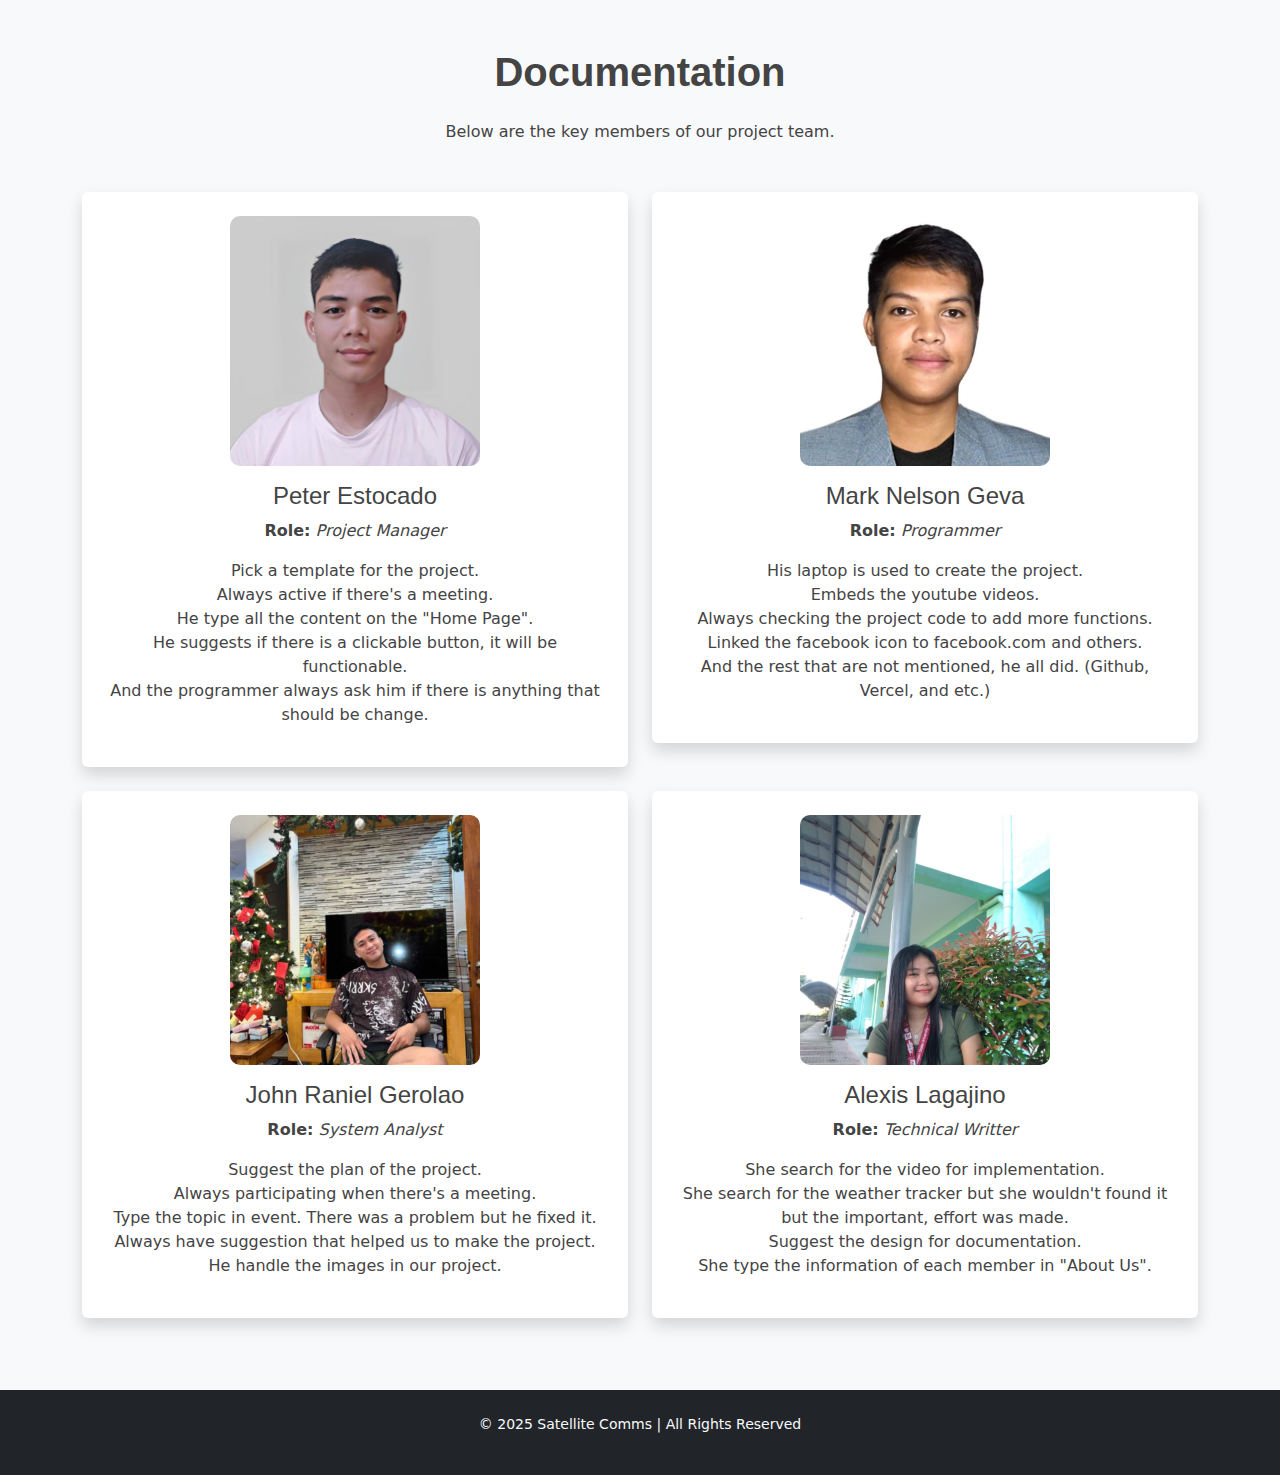
<file: documentation.html>
<!DOCTYPE html>
<html lang="en">
<head>
    <meta charset="UTF-8">
    <meta name="viewport" content="width=device-width, initial-scale=1.0">
    <title>Documentation</title>
    <link rel="stylesheet" href="assets/css/main.css">
    <link href="assets/vendor/bootstrap/css/bootstrap.min.css" rel="stylesheet">
    <style>
        /* Custom Styles */
        .doc-box {
            text-align: center;
        }
        
        .doc-box img {
            width: 250px; /* Set fixed width */
            height: 250px; /* Set fixed height */
            object-fit: cover; /* Ensure images are cropped properly */
            border-radius: 10px; /* Optional: Add rounded corners */
        }
    </style>
</head>
<body>

    <!-- Documentation Section -->
    <section class="documentation py-5 bg-light">
        <div class="container text-center">
            <h1 class="mb-4"><strong> Documentation </strong></h1>
            <p class="mb-5">Below are the key members of our project team.</p>

            <div class="row justify-content-center">
                <!-- Project Manager -->
                <div class="col-lg-6 col-md-6 mb-4">
                    <div class="doc-box p-4 bg-white shadow rounded">
                        <img src="assets/img/peter.jpg" alt="Project Manager">
                        <h4 class="mt-3">Peter Estocado</h4>
                        <p><strong>Role:</strong><i> Project Manager</i></p>
                        <p>Pick a template for the project.<br>
                           Always active if there's a meeting.<br>
                           He type all the content on the "Home Page".<br>
                           He suggests if there is a clickable button, it will be functionable.<br>
                           And the programmer always ask him if there is anything that should be change.
                           
                        </p>
                    </div>
                </div>

                <!-- Programmer -->
                <div class="col-lg-6 col-md-6 mb-4">
                    <div class="doc-box p-4 bg-white shadow rounded">
                        <img src="assets/img/marknelson.jpg" alt="Programmer">
                        <h4 class="mt-3">Mark Nelson Geva</h4>
                        <p><strong>Role:</strong><i> Programmer</i></p>
                        <p>His laptop is used to create the project.<br>
                           Embeds the youtube videos.<br>
                           Always checking the project code to add more functions.<br>
                           Linked the facebook icon to facebook.com and others.<br>
                           And the rest that are not mentioned, he all did. (Github, Vercel, and etc.)
                           </p>
                    </div>
                </div>

                <!-- Analyst -->
                <div class="col-lg-6 col-md-6 mb-4">
                    <div class="doc-box p-4 bg-white shadow rounded">
                        <img src="assets/img/johnraniel.jpg" alt="System Analyst">
                        <h4 class="mt-3">John Raniel Gerolao</h4>
                        <p><strong>Role:</strong><i> System Analyst</i></p>
                        <p> Suggest the plan of the project.<br>
                            Always participating when there's a meeting.<br>
                            Type the topic in event. There was a problem but he fixed it.<br>
                            Always have suggestion that helped us to make the project.<br>
                            He handle the images in our project.<br>

                        </p>
                    </div>
                </div>

                <!-- Technical Writer -->
                <div class="col-lg-6 col-md-6 mb-4">
                    <div class="doc-box p-4 bg-white shadow rounded">
                        <img src="assets/img/alexis.jpg" alt="Technical Writer">
                        <h4 class="mt-3">Alexis Lagajino</h4>
                        <p><strong>Role:</strong> <i>Technical Writter</i></p>
                        <p> She search for the video for implementation.<br>
                            She search for the weather tracker but she wouldn't found it but the important, effort was made.<br>
                            Suggest the design for documentation.<br>
                            She type the information of each member in "About Us".</p>
                    </div>
                </div>
            </div>
        </div>
    </section>

    <!-- Footer -->
    <footer class="footer bg-dark text-center text-light py-4">
        <p>&copy; 2025 Satellite Comms | All Rights Reserved</p>
    </footer>

    <script src="assets/vendor/bootstrap/js/bootstrap.bundle.min.js"></script>
</body>
</html>
</file>
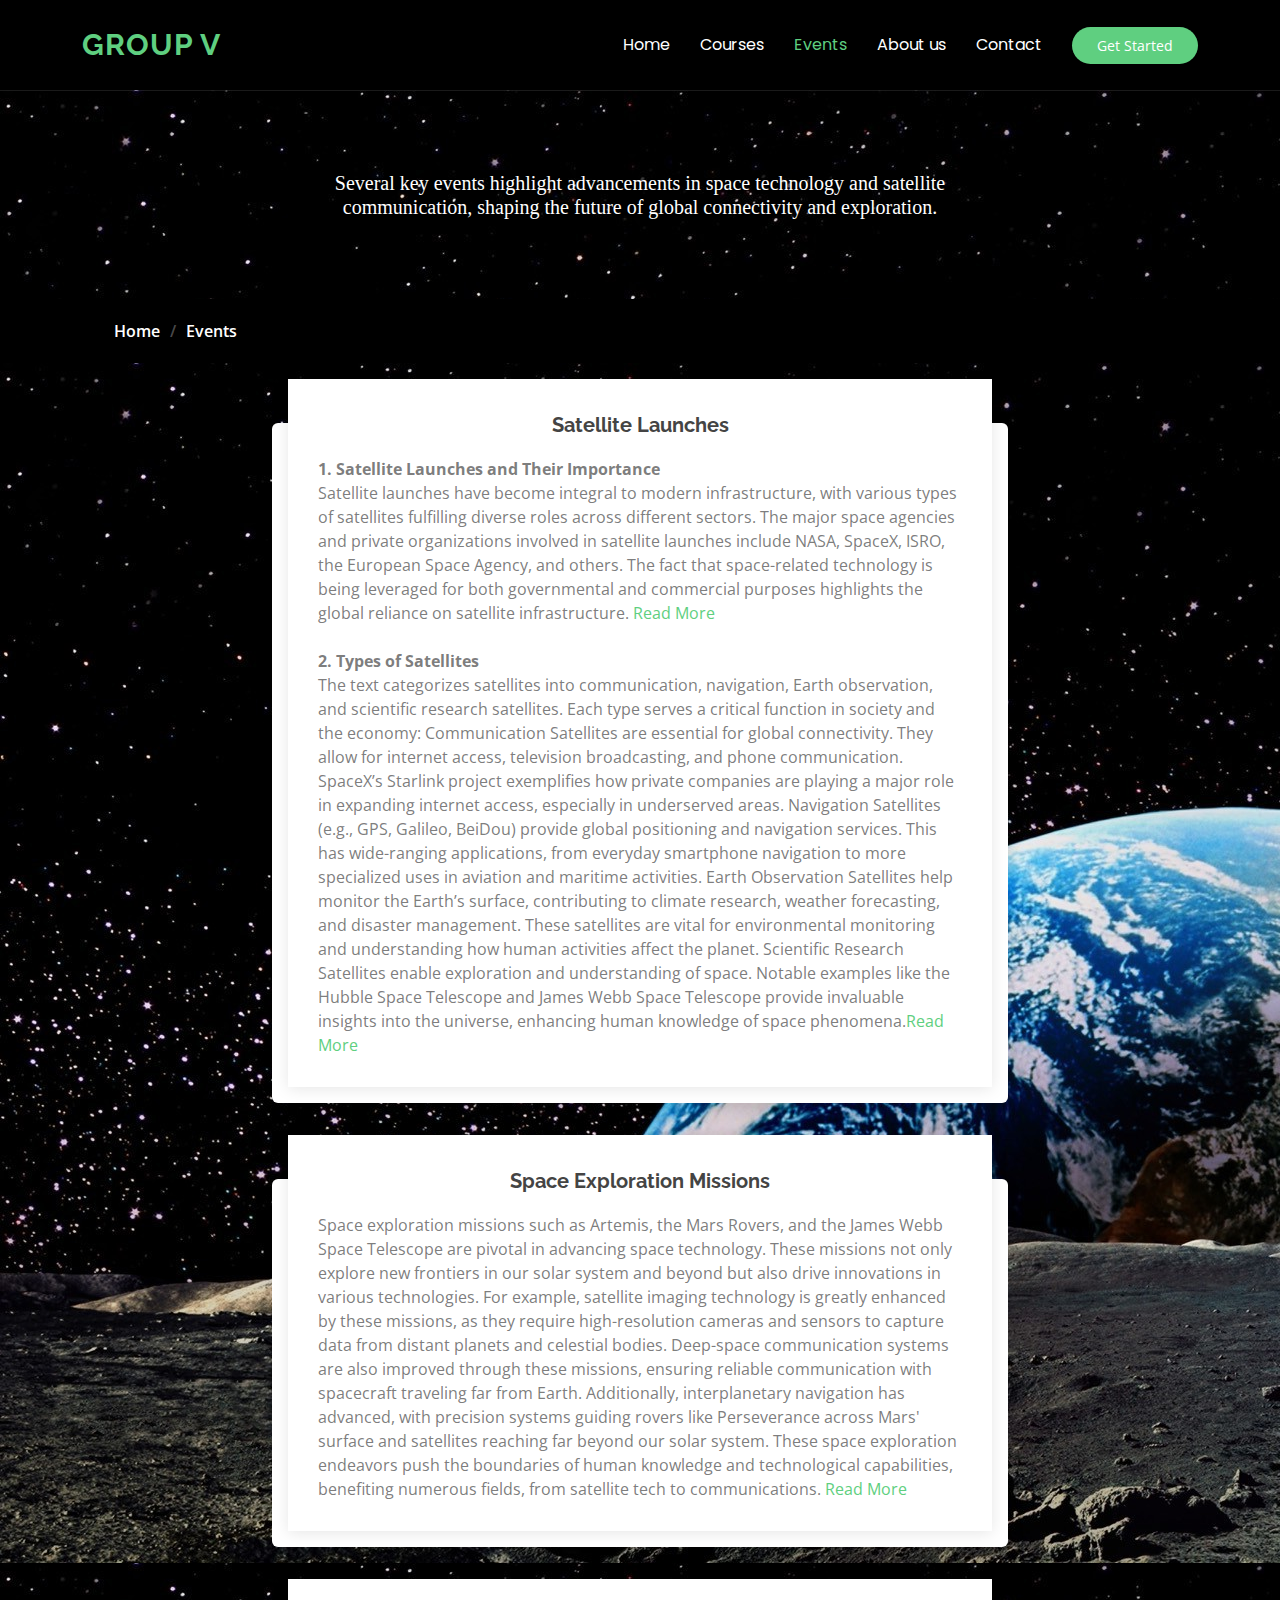
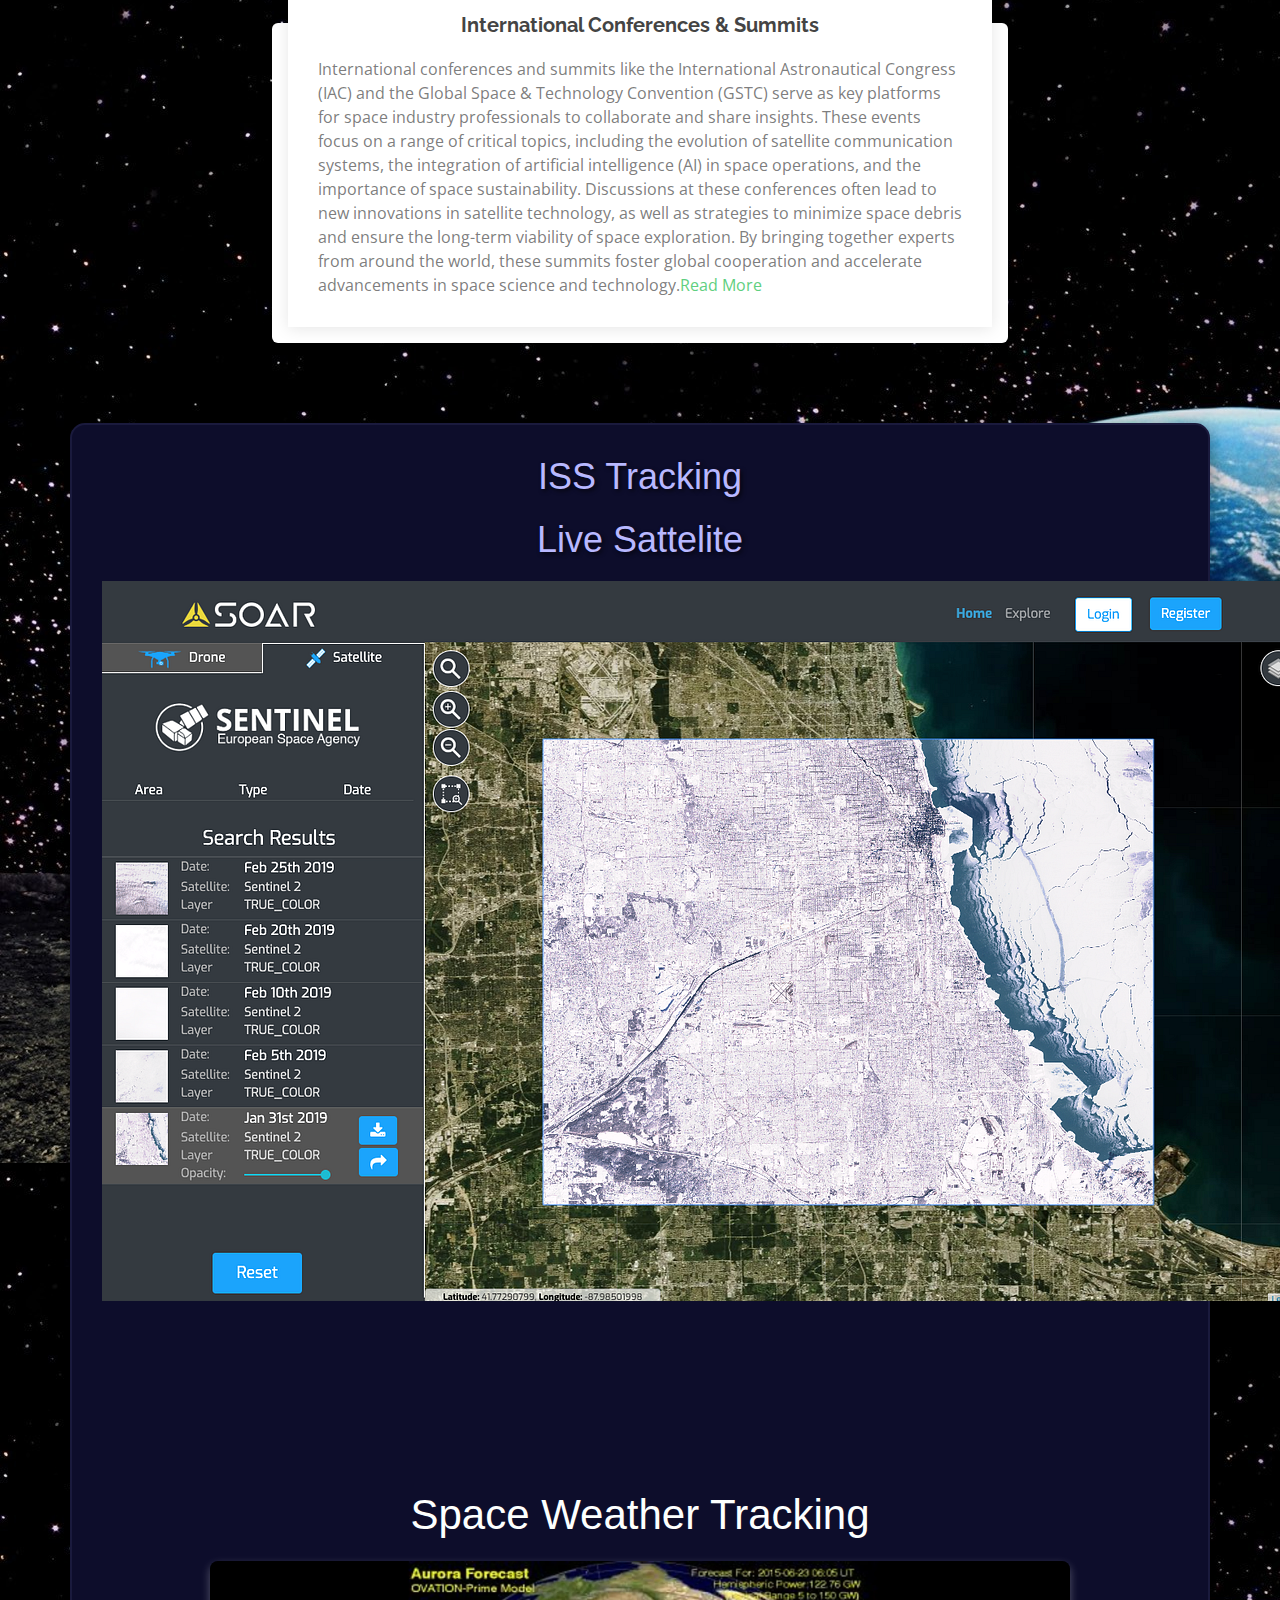
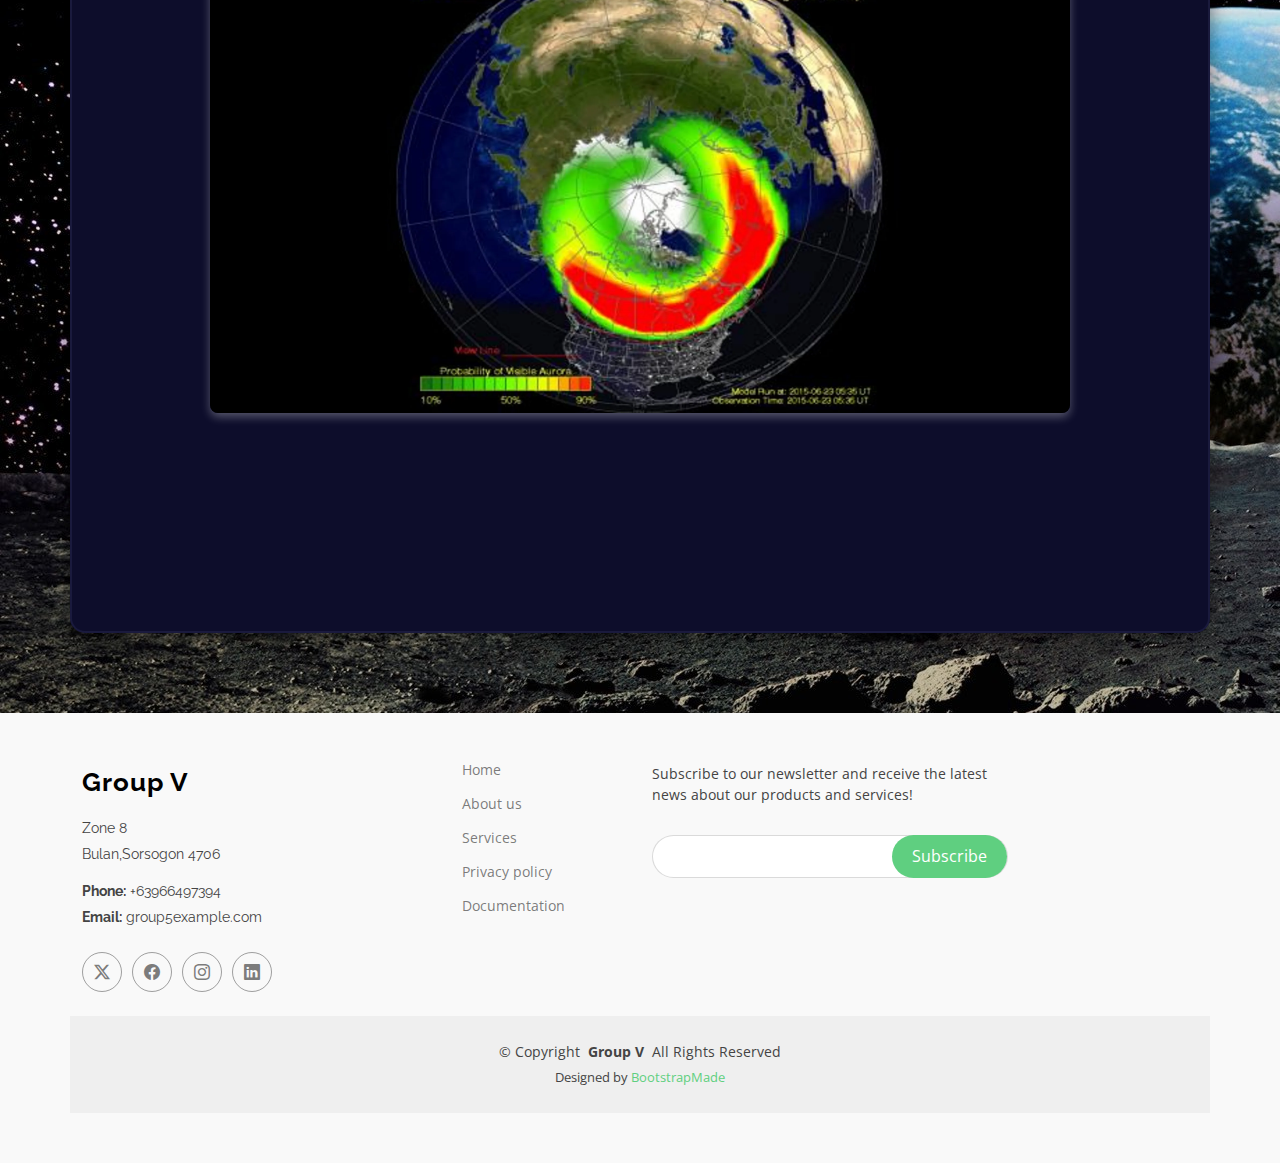
<file: events.html>
<!DOCTYPE html>
<html lang="en">

<head>
  <meta charset="utf-8">
  <meta content="width=device-width, initial-scale=1.0" name="viewport">
  <title>Events - Group V Midterm Project</title>
  <meta name="description" content="">
  <meta name="keywords" content="">

  <!-- Favicons -->
  <link href="assets/img/favicon.png" rel="icon">
  <link href="assets/img/apple-touch-icon.png" rel="apple-touch-icon">

  <!-- Fonts -->
  <link href="https://fonts.googleapis.com" rel="preconnect">
  <link href="https://fonts.gstatic.com" rel="preconnect" crossorigin>
  <link href="https://fonts.googleapis.com/css2?family=Open+Sans:ital,wght@0,300;0,400;0,500;0,600;0,700;0,800;1,300;1,400;1,500;1,600;1,700;1,800&family=Poppins:ital,wght@0,100;0,200;0,300;0,400;0,500;0,600;0,700;0,800;0,900;1,100;1,200;1,300;1,400;1,500;1,600;1,700;1,800;1,900&family=Raleway:ital,wght@0,100;0,200;0,300;0,400;0,500;0,600;0,700;0,800;0,900;1,100;1,200;1,300;1,400;1,500;1,600;1,700;1,800;1,900&display=swap" rel="stylesheet">

  <!-- Vendor CSS Files -->
  <link href="assets/vendor/bootstrap/css/bootstrap.min.css" rel="stylesheet">
  <link href="assets/vendor/bootstrap-icons/bootstrap-icons.css" rel="stylesheet">
  <link href="assets/vendor/aos/aos.css" rel="stylesheet">
  <link href="assets/vendor/glightbox/css/glightbox.min.css" rel="stylesheet">
  <link href="assets/vendor/swiper/swiper-bundle.min.css" rel="stylesheet">

  <!-- Main CSS File -->
  <link href="assets/css/main.css" rel="stylesheet">

  <!-- =======================================================
  * Template Name: Mentor
  * Template URL: https://bootstrapmade.com/mentor-free-education-bootstrap-theme/
  * Updated: Aug 07 2024 with Bootstrap v5.3.3
  * Author: BootstrapMade.com
  * License: https://bootstrapmade.com/license/
  ======================================================== -->
</head>

<body class="events-page">

  <header id="header" class="header d-flex align-items-center sticky-top">
    <div class="container-fluid container-xl position-relative d-flex align-items-center">

      <a href="index.html" class="logo d-flex align-items-center me-auto">
        <!-- Uncomment the line below if you also wish to use an image logo -->
        <!-- <img src="assets/img/logo.png" alt=""> -->
        <h1 class="sitename">Group V</h1>
      </a>

      <nav id="navmenu" class="navmenu">
        <ul>
          <li><a href="index.html">Home<br></a></li>
         
          <li><a href="courses.html">Courses</a></li>
          <li><a href="events.html" class="active">Events</a></li>
          <li><a href="about.html">About us</a></li>
          <li><a href="contact.html">Contact</a></li>
        </ul>
        <i class="mobile-nav-toggle d-xl-none bi bi-list"></i>
      </nav>

      <a class="btn-getstarted" href="courses.html">Get Started</a>

    </div>
  </header>

  <main class="main">

    <!-- Page Title -->
    <div class="page-title" data-aos="fade-down" style="background-image: url(assets/img/astro-bg.jpg);">
      <div class="heading">
        <div class="container">
          <div class="row d-flex justify-content-center text-center">
            <div class="col-lg-8">
              <h5 class="mb-0" style="font-family: Georgia, 'Times New Roman', Times, serif;">Several key events highlight advancements in space technology and satellite communication, shaping the future of global connectivity and exploration.</h5>
            </div>
          </div>
        </div>
      </div>
      <nav class="breadcrumbs" style="background-color: black;">
        <div class="container">
          <ol>
            <li><a href="index.html">Home</a></li>
            <li class="current">Events</li>
          </ol>
        </div>
      </nav>
    </div><!-- End Page Title -->

   <!-- Events Section -->
<section id="events" class="events section" style="background-image: url(assets/img/astro-bg.jpg);">
  <div class="container" data-aos="fade-down">
    <div class="row justify-content-center">

      <!-- Event 1 -->
      <div class="col-md-8 d-flex align-items-stretch">
        <div class="card p-3 shadow">
          <div class="card-body">
            <h5 class="card-title"><a href=""> Satellite Launches</a></h5>
            <p class="card-text">
              <strong> 1. Satellite Launches and Their Importance </strong><br>
Satellite launches have become integral to modern infrastructure, with various types of satellites fulfilling diverse roles across different sectors. The major space agencies and private organizations involved in satellite launches include NASA, SpaceX, ISRO, the European Space Agency, and others. The fact that space-related technology is being leveraged for both governmental and commercial purposes highlights the global reliance on satellite infrastructure.  <a href="https://gsoasatellite.com/topics/the-fundamentals-of-satellite/?utm_source=chatgpt.com">Read More</a>
<br><br>
<strong>2. Types of Satellites</strong><br>
The text categorizes satellites into communication, navigation, Earth observation, and scientific research satellites. Each type serves a critical function in society and the economy:

Communication Satellites are essential for global connectivity. They allow for internet access, television broadcasting, and phone communication. SpaceX’s Starlink project exemplifies how private companies are playing a major role in expanding internet access, especially in underserved areas.
Navigation Satellites (e.g., GPS, Galileo, BeiDou) provide global positioning and navigation services. This has wide-ranging applications, from everyday smartphone navigation to more specialized uses in aviation and maritime activities.
Earth Observation Satellites help monitor the Earth’s surface, contributing to climate research, weather forecasting, and disaster management. These satellites are vital for environmental monitoring and understanding how human activities affect the planet.
Scientific Research Satellites enable exploration and understanding of space. Notable examples like the Hubble Space Telescope and James Webb Space Telescope provide invaluable insights into the universe, enhancing human knowledge of space phenomena.<a href="https://gsoasatellite.com/topics/the-fundamentals-of-satellite/?utm_source=chatgpt.com">Read More</a>
          </div>
        </div>
      </div>

      <!-- Event 2 -->
      <div class="col-md-8 d-flex align-items-stretch mt-3">
        <div class="card p-3 shadow">
          <div class="card-body">
            <h5 class="card-title"><a href=""> Space Exploration Missions</a></h5>
            <p class="card-text">
              Space exploration missions such as Artemis, the Mars Rovers, and the James Webb Space Telescope are pivotal in advancing space technology. These missions not only explore new frontiers in our solar system and beyond but also drive innovations in various technologies.
              For example, satellite imaging technology is greatly enhanced by these missions, as they require high-resolution cameras and sensors to capture data from distant planets and celestial bodies. Deep-space communication systems are also improved through these missions, ensuring reliable communication with spacecraft traveling far from Earth. 
              Additionally, interplanetary navigation has advanced, with precision systems guiding rovers like Perseverance across Mars' surface and satellites reaching far beyond our solar system. These space exploration endeavors push the boundaries of human knowledge and technological capabilities, benefiting numerous fields, from satellite tech to communications. <a href="https://www.nasa.gov/specials/60counting/tech.html?utm_source=chatgpt.com">Read More</a>

            </p>
          </div>
        </div>
      </div>

      <!-- Event 3 -->
      <div class="col-md-8 d-flex align-items-stretch mt-3">
        <div class="card p-3 shadow">
          <div class="card-body">
            <h5 class="card-title"><a href="">International Conferences & Summits</a></h5>
            <p class="card-text">
              International conferences and summits like the International Astronautical Congress (IAC) and the Global Space & Technology Convention (GSTC) serve as key platforms for space industry professionals to collaborate and share insights. These events focus on a range of critical topics, including the evolution of satellite communication systems, the integration of artificial intelligence (AI) in space operations, and the importance of space sustainability.
              Discussions at these conferences often lead to new innovations in satellite technology, as well as strategies to minimize space debris and ensure the long-term viability of space exploration. By bringing together experts from around the world, these summits foster global cooperation and accelerate advancements in space science and technology.<a href="https://www.iafastro.org/events/iac/?utm_source=chatgpt.com">Read More</a>
            </p>
          </div>
        </div>
      </div>
     

<!-- Script to load the N2YO widget for ISS tracking -->
<div style="max-width: 100%; margin: 20px auto; padding: 30px; background-color: #0d0d2b; color: #fff; border-radius: 15px; border: 2px solid #1a1a3d; box-shadow: 0px 6px 20px rgba(0, 0, 0, 0.5); text-align: center; position: relative;">
  <h1 style="font-size: 36px; font-family: 'Arial', sans-serif; margin-bottom: 20px; color: #b8b8ff; text-shadow: 2px 2px 4px rgba(0, 0, 0, 0.7);">
    ISS Tracking
  </h1>

  <!-- Script to load the N2YO widget for ISS tracking -->
  <script type="text/javascript" src="https://www.n2yo.com/js/widget-tracker.js"></script>
  
  <!-- NASA Worldview iframe to visualize the ISS on Earth -->
  
  
  <!-- Background Starry Effect (CSS for astronomy website effect) -->
  <div style="position: absolute; top: 0; left: 0; right: 0; bottom: 0; background: url('https://cdn.pixabay.com/photo/2015/09/18/19/03/space-942098_960_720.jpg') no-repeat center center; background-size: cover; opacity: 0.2;"></div>
  <div><h1 style="font-size: 36px; font-family: 'Arial', sans-serif; margin-bottom: 20px; color: #b8b8ff; text-shadow: 2px 2px 4px rgba(0, 0, 0, 0.7);"> Live Sattelite</h1>
  <img src="assets/img/feeds.jpg"> </div>

  

<div style="
    display: flex;
    flex-direction: column;
    align-items: center;
    justify-content: center;
    height: 100vh;
    text-align: center;
    color: #b8b8ff;
">
    <h1 style="font-size: 42px; font-family: 'Arial', sans-serif; margin-bottom: 20px;">
        Space Weather Tracking
    </h1>
    <img src="assets/img/spaceweather.jpg" style="max-width: 80%; height: auto; border-radius: 8px; box-shadow: 0 4px 10px rgba(255, 255, 255, 0.3);">
</div>

</div>
 




<!-- NASA Worldview iframe to visualize the ISS on Earth -->


    </div> <!-- End Row -->
  </div> <!-- End Container -->
</section>


    </section><!-- /Events Section -->

  </main>

  <footer id="footer" class="footer position-relative light-background">

    <div class="container footer-top">
      <div class="row gy-4">
        <div class="col-lg-4 col-md-6 footer-about">
          <a href="index.html" class="logo d-flex align-items-center">
            <span class="sitename" style="color: black;">Group V</span>
          </a>
          <div class="footer-contact pt-3">
            <p>Zone 8</p>
            <p>Bulan,Sorsogon 4706</p>
            <p class="mt-3"><strong>Phone:</strong> <span>+63966497394</span></p>
            <p><strong>Email:</strong> <span>group5example.com</span></p>
          </div>
          <div class="social-links d-flex mt-4">
            <a href="https://x.com/"><i class="bi bi-twitter-x"></i></a>
              <a href="https://www.facebook.com/"><i class="bi bi-facebook"></i></a>
              <a href="https://www.instagram.com/"><i class="bi bi-instagram"></i></a>
              <a href="https://www.linkedin.com/"><i class="bi bi-linkedin"></i></a>
          </div>
        </div>

        <div class="col-lg-2 col-md-3 footer-links">
          
          <ul>
            <li><a href="index.html">Home</a></li>
            <li><a href="about.html">About us</a></li>
            <li><a href="service.html">Services</a></li>
            <li><a href="privacy.html">Privacy policy</a></li>
            <li><a href="documentation.html">Documentation</a></li>
          </ul>
        </div>

        <div class="col-lg-4 col-md-12 footer-newsletter">
          
          <p>Subscribe to our newsletter and receive the latest news about our products and services!</p>
          <form action="forms/newsletter.php" method="post" class="php-email-form">
            <div class="newsletter-form"><input type="email" name="email"><input type="submit" value="Subscribe"></div>
            <div class="loading">Loading</div>
            <div class="error-message"></div>
            <div class="sent-message">Your subscription request has been sent. Thank you!</div>
          </form>
        </div>

      </div>
    </div>

    <div class="container copyright text-center mt-4">
      <p>© <span>Copyright</span> <strong class="px-1 sitename">Group V</strong> <span>All Rights Reserved</span></p>
      <div class="credits">
        <!-- All the links in the footer should remain intact. -->
        <!-- You can delete the links only if you've purchased the pro version. -->
        <!-- Licensing information: https://bootstrapmade.com/license/ -->
        <!-- Purchase the pro version with working PHP/AJAX contact form: [buy-url] -->
        Designed by <a href="https://bootstrapmade.com/">BootstrapMade</a>
      </div>
    </div>

  </footer>

  <!-- Scroll Top -->
  <a href="#" id="scroll-top" class="scroll-top d-flex align-items-center justify-content-center"><i class="bi bi-arrow-up-short"></i></a>

  <!-- Preloader -->
  <div id="preloader"></div>

  <!-- Vendor JS Files -->
  <script src="assets/vendor/bootstrap/js/bootstrap.bundle.min.js"></script>
  <script src="assets/vendor/php-email-form/validate.js"></script>
  <script src="assets/vendor/aos/aos.js"></script>
  <script src="assets/vendor/glightbox/js/glightbox.min.js"></script>
  <script src="assets/vendor/purecounter/purecounter_vanilla.js"></script>
  <script src="assets/vendor/swiper/swiper-bundle.min.js"></script>

  <!-- Main JS File -->
  <script src="assets/js/main.js"></script>

</body>

</html>
</file>
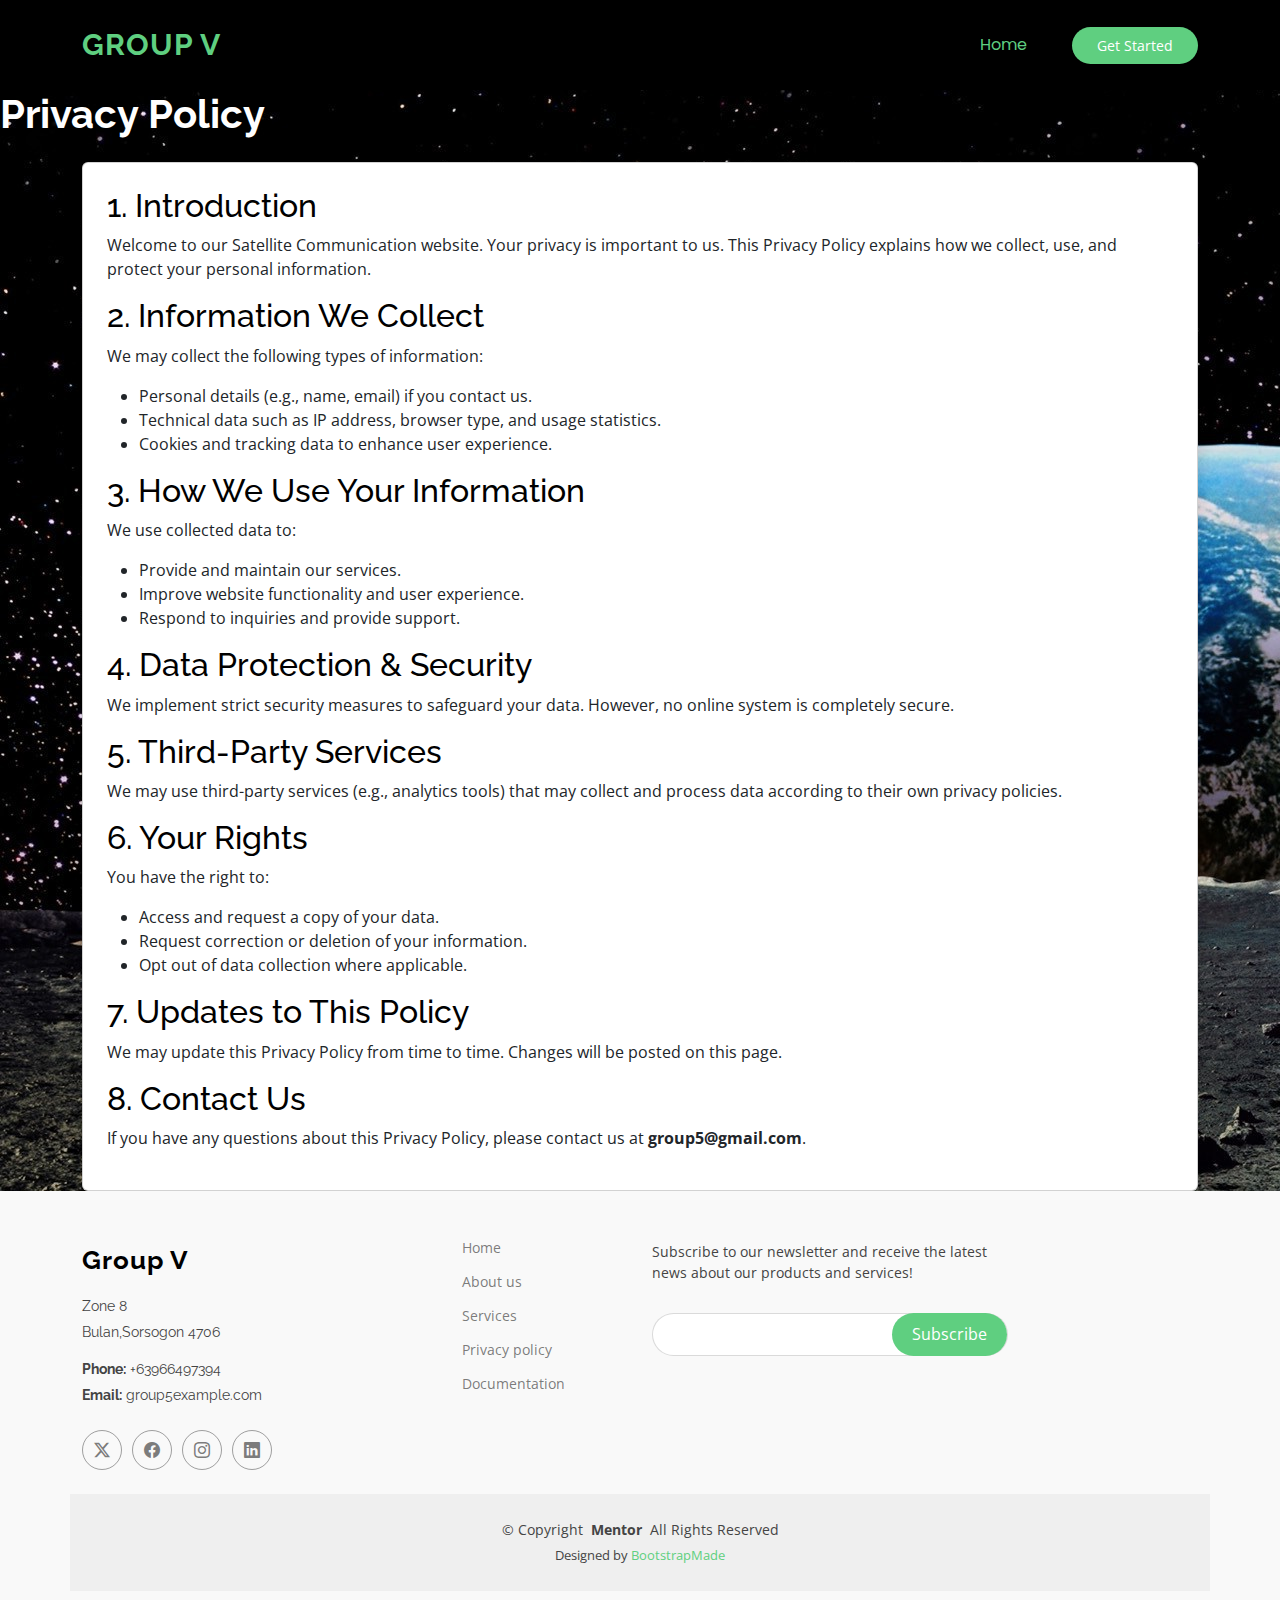
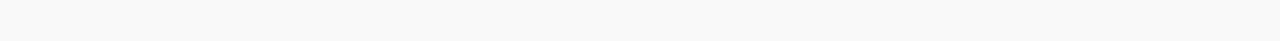
<file: privacy.html>
<!DOCTYPE html>
<html lang="en">

<head>
  <meta charset="utf-8">
  <meta content="width=device-width, initial-scale=1.0" name="viewport">
  <title>Group 5 Midterm Project</title>
  <meta name="description" content="">
  <meta name="keywords" content="">
  

  <!-- Favicons -->
  <link href="assets/img/favicon.png" rel="icon">
  <link href="assets/img/apple-touch-icon.png" rel="apple-touch-icon">

  <!-- Fonts -->
  <link href="https://fonts.googleapis.com" rel="preconnect">
  <link href="https://fonts.gstatic.com" rel="preconnect" crossorigin>
  <link href="https://fonts.googleapis.com/css2?family=Open+Sans:ital,wght@0,300;0,400;0,500;0,600;0,700;0,800;1,300;1,400;1,500;1,600;1,700;1,800&family=Poppins:ital,wght@0,100;0,200;0,300;0,400;0,500;0,600;0,700;0,800;0,900;1,100;1,200;1,300;1,400;1,500;1,600;1,700;1,800;1,900&family=Raleway:ital,wght@0,100;0,200;0,300;0,400;0,500;0,600;0,700;0,800;0,900;1,100;1,200;1,300;1,400;1,500;1,600;1,700;1,800;1,900&display=swap" rel="stylesheet">

  <!-- Vendor CSS Files -->
  <link href="assets/vendor/bootstrap/css/bootstrap.min.css" rel="stylesheet">
  <link href="assets/vendor/bootstrap-icons/bootstrap-icons.css" rel="stylesheet">
  <link href="assets/vendor/aos/aos.css" rel="stylesheet">
  <link href="assets/vendor/glightbox/css/glightbox.min.css" rel="stylesheet">
  <link href="assets/vendor/swiper/swiper-bundle.min.css" rel="stylesheet">

  <!-- Main CSS File -->
  <link href="assets/css/main.css" rel="stylesheet">

  <!-- =======================================================
  * Template Name: Mentor
  * Template URL: https://bootstrapmade.com/mentor-free-education-bootstrap-theme/
  * Updated: Aug 07 2024 with Bootstrap v5.3.3
  * Author: BootstrapMade.com
  * License: https://bootstrapmade.com/license/
  ======================================================== -->
</head>

<body class="index-page" style="background-image: url(assets/img/astro-bg.jpg);">
  <header id="header" class="header d-flex align-items-center sticky-top">
    <div class="container-fluid container-xl position-relative d-flex align-items-center">

      <a href="privacy.html" class="logo d-flex align-items-center me-auto">
        <!-- Uncomment the line below if you also wish to use an image logo -->
        <!-- <img src="assets/img/logo.png" alt=""> -->
        <h1 class="sitename">Group V</h1>
      </a>

      <nav id="navmenu" class="navmenu">
        <a href="index.html" class="active">Home<br></a>
        <i class="mobile-nav-toggle d-xl-none bi bi-list"></i>
      </nav>

      <a class="btn-getstarted" href="courses.html">Get Started</a>

    </div>
  </header> 
  <h1 style="color: white;"><strong>Privacy Policy</strong></h1>
  <main class="container mt-4">
    <section class="card shadow p-4">
        <h2 style="color: black;">1. Introduction</h2>
        <p>Welcome to our Satellite Communication website. Your privacy is important to us. This Privacy Policy explains how we collect, use, and protect your personal information.</p>

        <h2 style="color: black;">2. Information We Collect</h2>
        <p>We may collect the following types of information:</p>
        <ul>
            <li>Personal details (e.g., name, email) if you contact us.</li>
            <li>Technical data such as IP address, browser type, and usage statistics.</li>
            <li>Cookies and tracking data to enhance user experience.</li>
        </ul>

        <h2 style="color: black;">3. How We Use Your Information</h2>
        <p>We use collected data to:</p>
        <ul>
            <li>Provide and maintain our services.</li>
            <li>Improve website functionality and user experience.</li>
            <li>Respond to inquiries and provide support.</li>
        </ul>

        <h2 style="color: black;">4. Data Protection & Security</h2>
        <p>We implement strict security measures to safeguard your data. However, no online system is completely secure.</p>

        <h2 style="color: black;">5. Third-Party Services</h2>
        <p>We may use third-party services (e.g., analytics tools) that may collect and process data according to their own privacy policies.</p>

        <h2 style="color: black;">6. Your Rights</h2>
        <p>You have the right to:</p>
        <ul>
            <li>Access and request a copy of your data.</li>
            <li>Request correction or deletion of your information.</li>
            <li>Opt out of data collection where applicable.</li>
        </ul>

        <h2 style="color: black;">7. Updates to This Policy</h2>
        <p>We may update this Privacy Policy from time to time. Changes will be posted on this page.</p>

        <h2 style="color: black;">8. Contact Us</h2>
        <p>If you have any questions about this Privacy Policy, please contact us at <strong>group5@gmail.com</strong>.</p>
    </section>
</main>



  <footer id="footer" class="footer position-relative light-background">

    <div class="container footer-top">
      <div class="row gy-4">
        <div class="col-lg-4 col-md-6 footer-about">
          <a href="index.html" class="logo d-flex align-items-center">
            <span class="sitename" style="color: black;">Group V</span>
          </a>
          <div class="footer-contact pt-3">
            <p>Zone 8</p>
            <p>Bulan,Sorsogon 4706</p>
            <p class="mt-3"><strong>Phone:</strong> <span>+63966497394</span></p>
            <p><strong>Email:</strong> <span>group5example.com</span></p>
          </div>
          <div class="social-links d-flex mt-4">
            <a href="https://x.com/"><i class="bi bi-twitter-x"></i></a>
            <a href="https://www.facebook.com/"><i class="bi bi-facebook"></i></a>
            <a href="https://www.instagram.com/"><i class="bi bi-instagram"></i></a>
            <a href="https://www.linkedin.com/"><i class="bi bi-linkedin"></i></a>
          </div>
        </div>

        <div class="col-lg-2 col-md-3 footer-links">
          
          <ul>
            <li><a href="index.html">Home</a></li>
            <li><a href="about.html">About us</a></li>
            <li><a href="service.html">Services</a></li>
            <li><a href="privacy.html">Privacy policy</a></li>
            <li><a href="documentation.html">Documentation</a></li>
          </ul>
        </div>

        <div class="col-lg-4 col-md-12 footer-newsletter">
          
          <p>Subscribe to our newsletter and receive the latest news about our products and services!</p>
          <form action="forms/newsletter.php" method="post" class="php-email-form">
            <div class="newsletter-form"><input type="email" name="email"><input type="submit" value="Subscribe"></div>
            <div class="loading">Loading</div>
            <div class="error-message"></div>
            <div class="sent-message">Your subscription request has been sent. Thank you!</div>
          </form>
        </div>

      </div>
    </div>

    <div class="container copyright text-center mt-4">
      <p>© <span>Copyright</span> <strong class="px-1 sitename">Mentor</strong> <span>All Rights Reserved</span></p>
      <div class="credits">
        <!-- All the links in the footer should remain intact. -->
        <!-- You can delete the links only if you've purchased the pro version. -->
        <!-- Licensing information: https://bootstrapmade.com/license/ -->
        <!-- Purchase the pro version with working PHP/AJAX contact form: [buy-url] -->
        Designed by <a href="https://bootstrapmade.com/">BootstrapMade</a>
      </div>
    </div>

  </footer>

  <!-- Scroll Top -->
  <a href="#" id="scroll-top" class="scroll-top d-flex align-items-center justify-content-center"><i class="bi bi-arrow-up-short"></i></a>

  <!-- Preloader -->
  <div id="preloader"></div>

  <!-- Vendor JS Files -->
  <script src="assets/vendor/bootstrap/js/bootstrap.bundle.min.js"></script>
  <script src="assets/vendor/php-email-form/validate.js"></script>
  <script src="assets/vendor/aos/aos.js"></script>
  <script src="assets/vendor/glightbox/js/glightbox.min.js"></script>
  <script src="assets/vendor/purecounter/purecounter_vanilla.js"></script>
  <script src="assets/vendor/swiper/swiper-bundle.min.js"></script>

  <!-- Main JS File -->
  <script src="assets/js/main.js"></script>

</body>
</file>
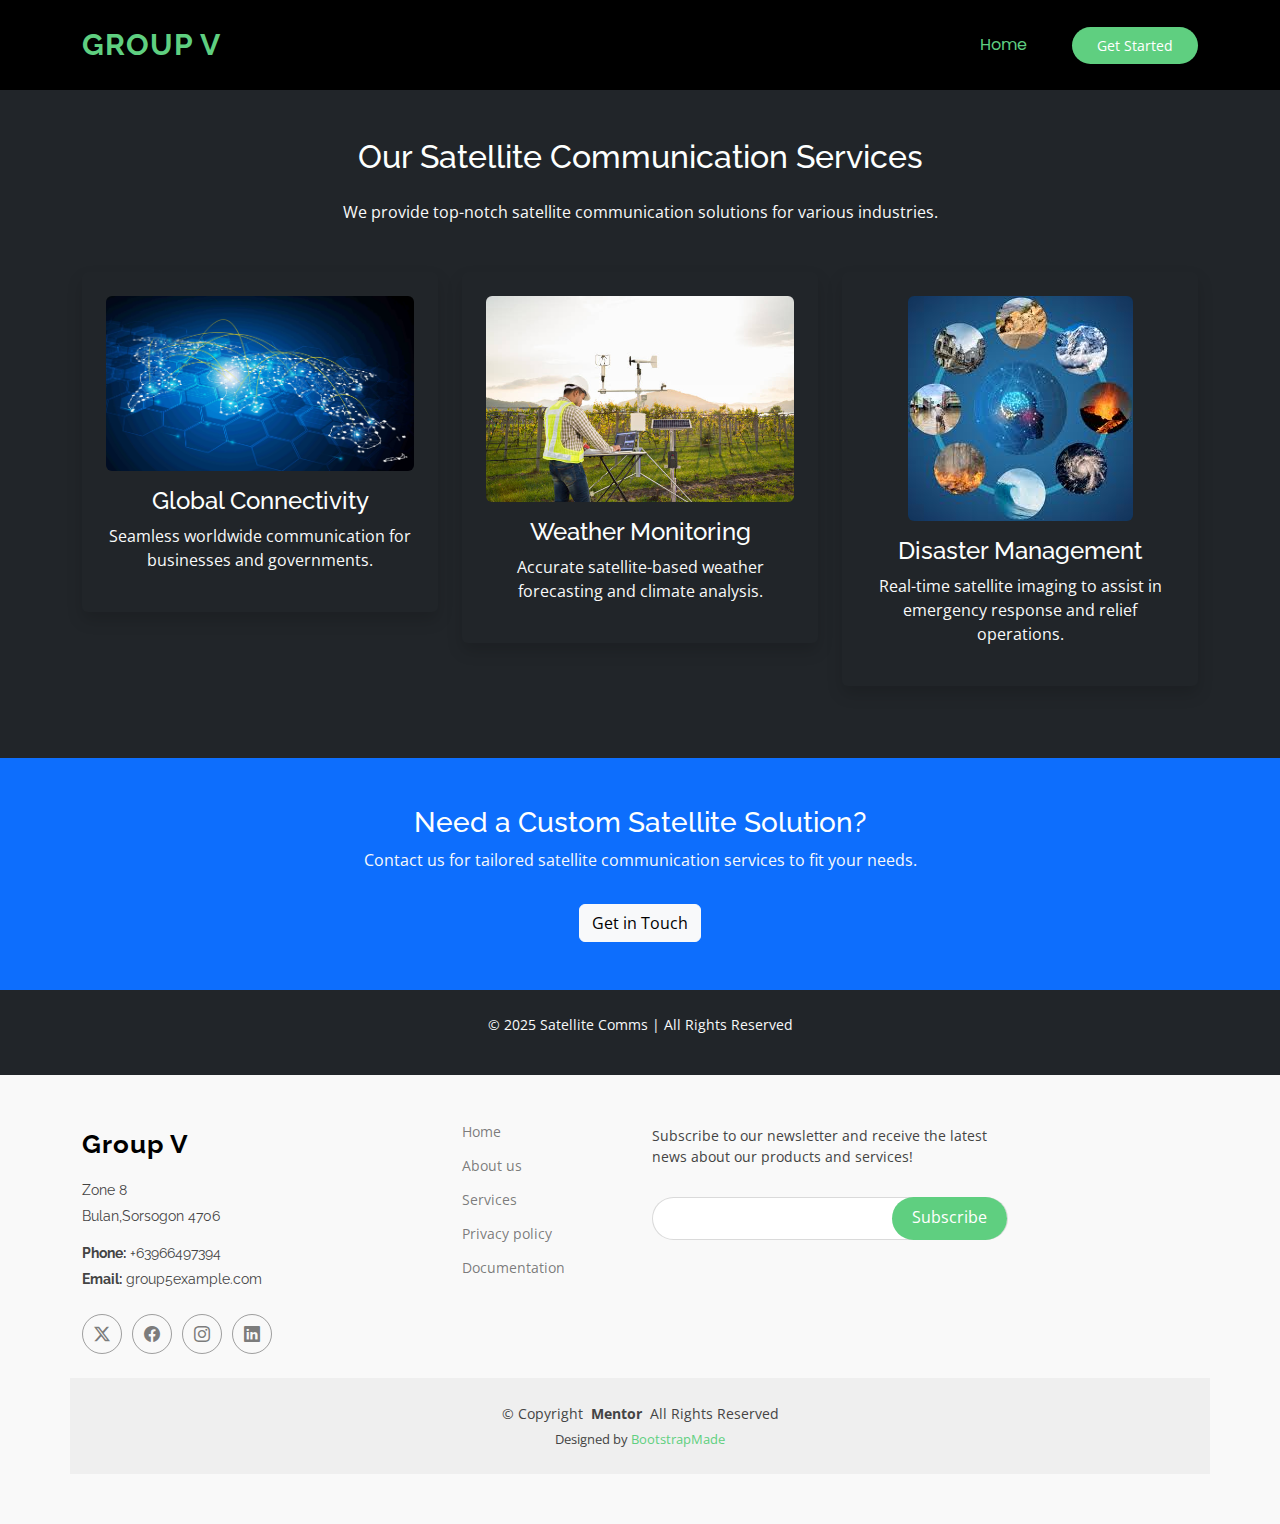
<file: service.html>
<!DOCTYPE html>
<html lang="en">

<head>
  <meta charset="utf-8">
  <meta content="width=device-width, initial-scale=1.0" name="viewport">
  <title>Group 5 Midterm Project</title>
  <meta name="description" content="">
  <meta name="keywords" content="">
  

  <!-- Favicons -->
  <link href="assets/img/favicon.png" rel="icon">
  <link href="assets/img/apple-touch-icon.png" rel="apple-touch-icon">

  <!-- Fonts -->
  <link href="https://fonts.googleapis.com" rel="preconnect">
  <link href="https://fonts.gstatic.com" rel="preconnect" crossorigin>
  <link href="https://fonts.googleapis.com/css2?family=Open+Sans:ital,wght@0,300;0,400;0,500;0,600;0,700;0,800;1,300;1,400;1,500;1,600;1,700;1,800&family=Poppins:ital,wght@0,100;0,200;0,300;0,400;0,500;0,600;0,700;0,800;0,900;1,100;1,200;1,300;1,400;1,500;1,600;1,700;1,800;1,900&family=Raleway:ital,wght@0,100;0,200;0,300;0,400;0,500;0,600;0,700;0,800;0,900;1,100;1,200;1,300;1,400;1,500;1,600;1,700;1,800;1,900&display=swap" rel="stylesheet">

  <!-- Vendor CSS Files -->
  <link href="assets/vendor/bootstrap/css/bootstrap.min.css" rel="stylesheet">
  <link href="assets/vendor/bootstrap-icons/bootstrap-icons.css" rel="stylesheet">
  <link href="assets/vendor/aos/aos.css" rel="stylesheet">
  <link href="assets/vendor/glightbox/css/glightbox.min.css" rel="stylesheet">
  <link href="assets/vendor/swiper/swiper-bundle.min.css" rel="stylesheet">

  <!-- Main CSS File -->
  <link href="assets/css/main.css" rel="stylesheet">

  <!-- =======================================================
  * Template Name: Mentor
  * Template URL: https://bootstrapmade.com/mentor-free-education-bootstrap-theme/
  * Updated: Aug 07 2024 with Bootstrap v5.3.3
  * Author: BootstrapMade.com
  * License: https://bootstrapmade.com/license/
  ======================================================== -->
</head>

<body class="index-page">
  <header id="header" class="header d-flex align-items-center sticky-top">
    <div class="container-fluid container-xl position-relative d-flex align-items-center">

      <a href="index.html" class="logo d-flex align-items-center me-auto">
        <!-- Uncomment the line below if you also wish to use an image logo -->
        <!-- <img src="assets/img/logo.png" alt=""> -->
        <h1 class="sitename">Group V</h1>
      </a>

      <nav id="navmenu" class="navmenu">
        <a href="index.html" class="active">Home<br></a>
        
        <i class="mobile-nav-toggle d-xl-none bi bi-list"></i>
      </nav>

      <a class="btn-getstarted" href="courses.html">Get Started</a>

    </div>
  </header>

  
    <!-- Services Section -->
    <section class="services py-5 bg-dark text-light">
        <div class="container text-center">
            <h2 class="mb-4">Our Satellite Communication Services</h2>
            <p class="mb-5">We provide top-notch satellite communication solutions for various industries.</p>
            <div class="row">
                <div class="col-lg-4 col-md-6 mb-4">
                    <div class="service-box p-4 rounded shadow">
                        <img src="assets/img/connect.jpg" class="img-fluid mb-3 rounded" alt="Global Connectivity">
                        <h4>Global Connectivity</h4>
                        <p>Seamless worldwide communication for businesses and governments.</p>
                    </div>
                </div>
                <div class="col-lg-4 col-md-6 mb-4">
                    <div class="service-box p-4 rounded shadow">
                        <img src="assets/img/weather.jpg" class="img-fluid mb-3 rounded" alt="Weather Monitoring">
                        <h4>Weather Monitoring</h4>
                        <p>Accurate satellite-based weather forecasting and climate analysis.</p>
                    </div>
                </div>
                <div class="col-lg-4 col-md-6 mb-4">
                    <div class="service-box p-4 rounded shadow">
                        <img src="assets/img/disaster.jpg" class="img-fluid mb-3 rounded" alt="Disaster Management">
                        <h4>Disaster Management</h4>
                        <p>Real-time satellite imaging to assist in emergency response and relief operations.</p>
                    </div>
                </div>
            </div>
        </div>
    </section>

    <!-- Call to Action -->
    <section class="cta py-5 text-center bg-primary text-light">
        <div class="container">
            <h3>Need a Custom Satellite Solution?</h3>
            <p>Contact us for tailored satellite communication services to fit your needs.</p>
            <a href="contact.html" class="btn btn-light mt-3">Get in Touch</a>
        </div>
    </section>

    <!-- Footer -->
    <footer class="footer bg-dark text-center text-light py-4">
        <p>&copy; 2025 Satellite Comms | All Rights Reserved</p>
    </footer>

    <script src="assets/vendor/bootstrap/js/bootstrap.bundle.min.js"></script>
</body>
</html>


  <footer id="footer" class="footer position-relative light-background">

    <div class="container footer-top">
      <div class="row gy-4">
        <div class="col-lg-4 col-md-6 footer-about">
          <a href="index.html" class="logo d-flex align-items-center">
            <span class="sitename" style="color: black;">Group V</span>
          </a>
          <div class="footer-contact pt-3">
            <p>Zone 8</p>
            <p>Bulan,Sorsogon 4706</p>
            <p class="mt-3"><strong>Phone:</strong> <span>+63966497394</span></p>
            <p><strong>Email:</strong> <span>group5example.com</span></p>
          </div>
          <div class="social-links d-flex mt-4">
            <a href="https://x.com/"><i class="bi bi-twitter-x"></i></a>
            <a href="https://www.facebook.com/"><i class="bi bi-facebook"></i></a>
            <a href="https://www.instagram.com/"><i class="bi bi-instagram"></i></a>
            <a href="https://www.linkedin.com/"><i class="bi bi-linkedin"></i></a>
          </div>
        </div>

        <div class="col-lg-2 col-md-3 footer-links">
          
          <ul>
            <li><a href="index.html">Home</a></li>
            <li><a href="about.html">About us</a></li>
            <li><a href="service.html">Services</a></li>
            <li><a href="privacy.html">Privacy policy</a></li>
            <li><a href="documentation.html">Documentation</a></li>
          </ul>
        </div>

        <div class="col-lg-4 col-md-12 footer-newsletter">
          
          <p>Subscribe to our newsletter and receive the latest news about our products and services!</p>
          <form action="forms/newsletter.php" method="post" class="php-email-form">
            <div class="newsletter-form"><input type="email" name="email"><input type="submit" value="Subscribe"></div>
            <div class="loading">Loading</div>
            <div class="error-message"></div>
            <div class="sent-message">Your subscription request has been sent. Thank you!</div>
          </form>
        </div>

      </div>
    </div>

    <div class="container copyright text-center mt-4">
      <p>© <span>Copyright</span> <strong class="px-1 sitename">Mentor</strong> <span>All Rights Reserved</span></p>
      <div class="credits">
        <!-- All the links in the footer should remain intact. -->
        <!-- You can delete the links only if you've purchased the pro version. -->
        <!-- Licensing information: https://bootstrapmade.com/license/ -->
        <!-- Purchase the pro version with working PHP/AJAX contact form: [buy-url] -->
        Designed by <a href="https://bootstrapmade.com/">BootstrapMade</a>
      </div>
    </div>

  </footer>

  <!-- Scroll Top -->
  <a href="#" id="scroll-top" class="scroll-top d-flex align-items-center justify-content-center"><i class="bi bi-arrow-up-short"></i></a>

  <!-- Preloader -->
  <div id="preloader"></div>

  <!-- Vendor JS Files -->
  <script src="assets/vendor/bootstrap/js/bootstrap.bundle.min.js"></script>
  <script src="assets/vendor/php-email-form/validate.js"></script>
  <script src="assets/vendor/aos/aos.js"></script>
  <script src="assets/vendor/glightbox/js/glightbox.min.js"></script>
  <script src="assets/vendor/purecounter/purecounter_vanilla.js"></script>
  <script src="assets/vendor/swiper/swiper-bundle.min.js"></script>

  <!-- Main JS File -->
  <script src="assets/js/main.js"></script>

</body>

</html>
</file>
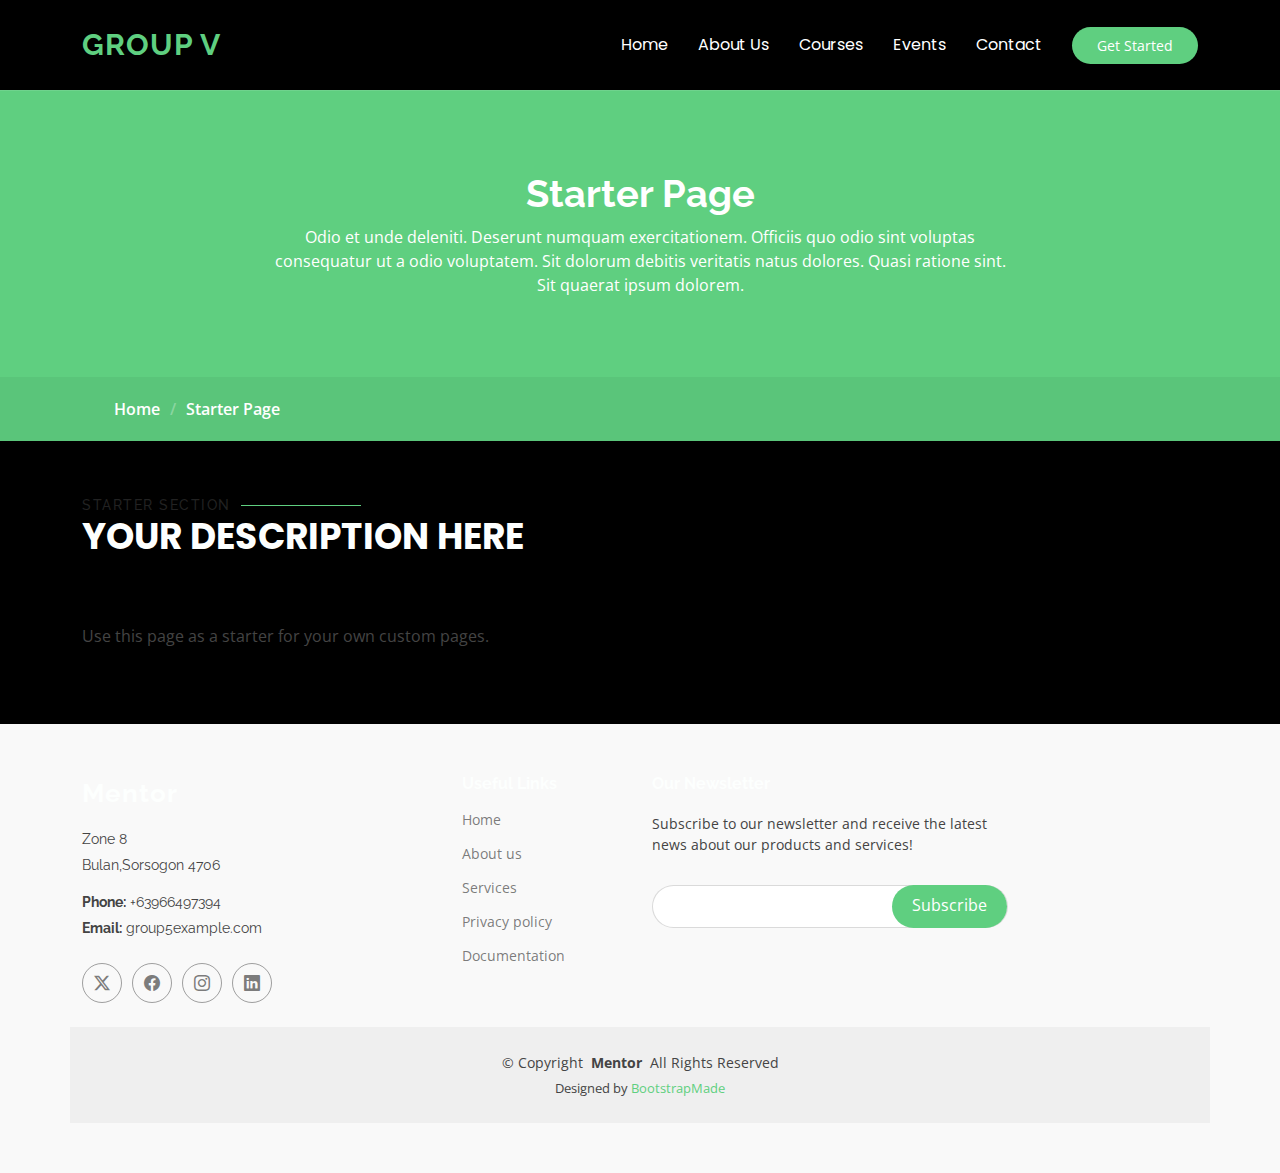
<file: starter-page.html>
<!DOCTYPE html>
<html lang="en">

<head>
  <meta charset="utf-8">
  <meta content="width=device-width, initial-scale=1.0" name="viewport">
  <title>Starter Page - Group V Midterm Project</title>
  <meta name="description" content="">
  <meta name="keywords" content="">

  <!-- Favicons -->
  <link href="assets/img/favicon.png" rel="icon">
  <link href="assets/img/apple-touch-icon.png" rel="apple-touch-icon">

  <!-- Fonts -->
  <link href="https://fonts.googleapis.com" rel="preconnect">
  <link href="https://fonts.gstatic.com" rel="preconnect" crossorigin>
  <link href="https://fonts.googleapis.com/css2?family=Open+Sans:ital,wght@0,300;0,400;0,500;0,600;0,700;0,800;1,300;1,400;1,500;1,600;1,700;1,800&family=Poppins:ital,wght@0,100;0,200;0,300;0,400;0,500;0,600;0,700;0,800;0,900;1,100;1,200;1,300;1,400;1,500;1,600;1,700;1,800;1,900&family=Raleway:ital,wght@0,100;0,200;0,300;0,400;0,500;0,600;0,700;0,800;0,900;1,100;1,200;1,300;1,400;1,500;1,600;1,700;1,800;1,900&display=swap" rel="stylesheet">

  <!-- Vendor CSS Files -->
  <link href="assets/vendor/bootstrap/css/bootstrap.min.css" rel="stylesheet">
  <link href="assets/vendor/bootstrap-icons/bootstrap-icons.css" rel="stylesheet">
  <link href="assets/vendor/aos/aos.css" rel="stylesheet">
  <link href="assets/vendor/glightbox/css/glightbox.min.css" rel="stylesheet">
  <link href="assets/vendor/swiper/swiper-bundle.min.css" rel="stylesheet">

  <!-- Main CSS File -->
  <link href="assets/css/main.css" rel="stylesheet">

  <!-- =======================================================
  * Template Name: Mentor
  * Template URL: https://bootstrapmade.com/mentor-free-education-bootstrap-theme/
  * Updated: Aug 07 2024 with Bootstrap v5.3.3
  * Author: BootstrapMade.com
  * License: https://bootstrapmade.com/license/
  ======================================================== -->
</head>

<body class="starter-page-page">

  <header id="header" class="header d-flex align-items-center sticky-top">
    <div class="container-fluid container-xl position-relative d-flex align-items-center">

      <a href="index.html" class="logo d-flex align-items-center me-auto">
        <!-- Uncomment the line below if you also wish to use an image logo -->
        <!-- <img src="assets/img/logo.png" alt=""> -->
        <h1 class="sitename">Group V</h1>
      </a>

      <nav id="navmenu" class="navmenu">
        <ul>
          <li><a href="index.html">Home<br></a></li>
          <li><a href="about.html">About Us</a></li>
          <li><a href="courses.html">Courses</a></li>
          <li><a href="events.html">Events</a></li>
          <li><a href="contact.html">Contact</a></li>
        </ul>
        <i class="mobile-nav-toggle d-xl-none bi bi-list"></i>
      </nav>

      <a class="btn-getstarted" href="courses.html">Get Started</a>

    </div>
  </header>

  <main class="main">

    <!-- Page Title -->
    <div class="page-title" data-aos="fade">
      <div class="heading">
        <div class="container">
          <div class="row d-flex justify-content-center text-center">
            <div class="col-lg-8">
              <h1>Starter Page</h1>
              <p class="mb-0">Odio et unde deleniti. Deserunt numquam exercitationem. Officiis quo odio sint voluptas consequatur ut a odio voluptatem. Sit dolorum debitis veritatis natus dolores. Quasi ratione sint. Sit quaerat ipsum dolorem.</p>
            </div>
          </div>
        </div>
      </div>
      <nav class="breadcrumbs">
        <div class="container">
          <ol>
            <li><a href="index.html">Home</a></li>
            <li class="current">Starter Page</li>
          </ol>
        </div>
      </nav>
    </div><!-- End Page Title -->

    <!-- Starter Section Section -->
    <section id="starter-section" class="starter-section section">

      <!-- Section Title -->
      <div class="container section-title" data-aos="fade-up">
        <h2>Starter Section</h2>
        <p>Your Description Here<br></p>
      </div><!-- End Section Title -->

      <div class="container" data-aos="fade-up">
        <p>Use this page as a starter for your own custom pages.</p>
      </div>

    </section><!-- /Starter Section Section -->

  </main>

  <footer id="footer" class="footer position-relative light-background">

    <div class="container footer-top">
      <div class="row gy-4">
        <div class="col-lg-4 col-md-6 footer-about">
          <a href="index.html" class="logo d-flex align-items-center">
            <span class="sitename">Mentor</span>
          </a>
          <div class="footer-contact pt-3">
            <p>Zone 8</p>
            <p>Bulan,Sorsogon 4706</p>
            <p class="mt-3"><strong>Phone:</strong> <span>+63966497394</span></p>
            <p><strong>Email:</strong> <span>group5example.com</span></p>
          </div>
          <div class="social-links d-flex mt-4">
            <a href="https://x.com/"><i class="bi bi-twitter-x"></i></a>
            <a href="https://www.facebook.com/"><i class="bi bi-facebook"></i></a>
            <a href="https://www.instagram.com/"><i class="bi bi-instagram"></i></a>
            <a href="https://www.linkedin.com/"><i class="bi bi-linkedin"></i></a>
          </div>
        </div>

        <div class="col-lg-2 col-md-3 footer-links">
          <h4>Useful Links</h4>
          <ul>
            <li><a href="index.html">Home</a></li>
            <li><a href="about.html">About us</a></li>
            <li><a href="service.html">Services</a></li>
            <li><a href="privacy.html">Privacy policy</a></li>
            <li><a href="documentation.html">Documentation</a></li>
          </ul>
        </div>

        <div class="col-lg-4 col-md-12 footer-newsletter">
          <h4>Our Newsletter</h4>
          <p>Subscribe to our newsletter and receive the latest news about our products and services!</p>
          <form action="forms/newsletter.php" method="post" class="php-email-form">
            <div class="newsletter-form"><input type="email" name="email"><input type="submit" value="Subscribe"></div>
            <div class="loading">Loading</div>
            <div class="error-message"></div>
            <div class="sent-message">Your subscription request has been sent. Thank you!</div>
          </form>
        </div>

      </div>
    </div>

    <div class="container copyright text-center mt-4">
      <p>© <span>Copyright</span> <strong class="px-1 sitename">Mentor</strong> <span>All Rights Reserved</span></p>
      <div class="credits">
        <!-- All the links in the footer should remain intact. -->
        <!-- You can delete the links only if you've purchased the pro version. -->
        <!-- Licensing information: https://bootstrapmade.com/license/ -->
        <!-- Purchase the pro version with working PHP/AJAX contact form: [buy-url] -->
        Designed by <a href="https://bootstrapmade.com/">BootstrapMade</a>
      </div>
    </div>

  </footer>

  <!-- Scroll Top -->
  <a href="#" id="scroll-top" class="scroll-top d-flex align-items-center justify-content-center"><i class="bi bi-arrow-up-short"></i></a>

  <!-- Preloader -->
  <div id="preloader"></div>

  <!-- Vendor JS Files -->
  <script src="assets/vendor/bootstrap/js/bootstrap.bundle.min.js"></script>
  <script src="assets/vendor/php-email-form/validate.js"></script>
  <script src="assets/vendor/aos/aos.js"></script>
  <script src="assets/vendor/glightbox/js/glightbox.min.js"></script>
  <script src="assets/vendor/purecounter/purecounter_vanilla.js"></script>
  <script src="assets/vendor/swiper/swiper-bundle.min.js"></script>

  <!-- Main JS File -->
  <script src="assets/js/main.js"></script>

</body>

</html>
</file>
<file: assets/css/main.css>
/**
* Template Name: Mentor
* Template URL: https://bootstrapmade.com/mentor-free-education-bootstrap-theme/
* Updated: Aug 07 2024 with Bootstrap v5.3.3
* Author: BootstrapMade.com
* License: https://bootstrapmade.com/license/
*/

/*--------------------------------------------------------------
# Font & Color Variables
# Help: https://bootstrapmade.com/color-system/
--------------------------------------------------------------*/
/* Fonts */
:root {
  --default-font: "Open Sans",  system-ui, -apple-system, "Segoe UI", Roboto, "Helvetica Neue", Arial, "Noto Sans", "Liberation Sans", sans-serif, "Apple Color Emoji", "Segoe UI Emoji", "Segoe UI Symbol", "Noto Color Emoji";
  --heading-font: "Raleway",  sans-serif;
  --nav-font: "Poppins",  sans-serif;
}

/* Global Colors - The following color variables are used throughout the website. Updating them here will change the color scheme of the entire website */
:root { 
  --background-color: #ffffff; /* Background color for the entire website, including individual sections */
  --default-color: #444444; /* Default color used for the majority of the text content across the entire website */
  --heading-color: #fdfffe; /* Color for headings, subheadings and title throughout the website */
  --accent-color: #5fcf80; /* Accent color that represents your brand on the website. It's used for buttons, links, and other elements that need to stand out */
  --surface-color: #ffffff; /* The surface color is used as a background of boxed elements within sections, such as cards, icon boxes, or other elements that require a visual separation from the global background. */
  --contrast-color: #ffffff; /* Contrast color for text, ensuring readability against backgrounds of accent, heading, or default colors. */
}

/* Nav Menu Colors - The following color variables are used specifically for the navigation menu. They are separate from the global colors to allow for more customization options */
:root {
  --nav-color: #272828;  /* The default color of the main navmenu links */
  --nav-hover-color: #5fcf80; /* Applied to main navmenu links when they are hovered over or active */
  --nav-mobile-background-color: #ffffff; /* Used as the background color for mobile navigation menu */
  --nav-dropdown-background-color: #ffffff; /* Used as the background color for dropdown items that appear when hovering over primary navigation items */
  --nav-dropdown-color: #272828; /* Used for navigation links of the dropdown items in the navigation menu. */
  --nav-dropdown-hover-color: #5fcf80; /* Similar to --nav-hover-color, this color is applied to dropdown navigation links when they are hovered over. */
}

/* Color Presets - These classes override global colors when applied to any section or element, providing reuse of the sam color scheme. */

.light-background {
  --background-color: #f9f9f9;
  --surface-color: #ffffff;
}

.dark-background {
  --background-color: #060606;
  --default-color: #ffffff;
  --heading-color: #ffffff;
  --surface-color: #252525;
  --contrast-color: #ffffff;
}

/* Smooth scroll */
:root {
  scroll-behavior: smooth;
}

/*--------------------------------------------------------------
# General Styling & Shared Classes
--------------------------------------------------------------*/
body {
  color: var(--default-color);
  background-color: var(--background-color);
  font-family: var(--default-font);
}

a {
  color: var(--accent-color);
  text-decoration: none;
  transition: 0.3s;
}

a:hover {
  color: color-mix(in srgb, var(--accent-color), transparent 25%);
  text-decoration: none;
}

h1,
h2,
h3,
h4,
h5,
h6 {
  color: var(--heading-color);
  font-family: var(--heading-font);
}

/* PHP Email Form Messages
------------------------------*/
.php-email-form .error-message {
  display: none;
  background: #df1529;
  color: #ffffff;
  text-align: left;
  padding: 15px;
  margin-bottom: 24px;
  font-weight: 600;
}

.php-email-form .sent-message {
  display: none;
  color: #ffffff;
  background: #059652;
  text-align: center;
  padding: 15px;
  margin-bottom: 24px;
  font-weight: 600;
}

.php-email-form .loading {
  display: none;
  background: var(--surface-color);
  text-align: center;
  padding: 15px;
  margin-bottom: 24px;
}

.php-email-form .loading:before {
  content: "";
  display: inline-block;
  border-radius: 50%;
  width: 24px;
  height: 24px;
  margin: 0 10px -6px 0;
  border: 3px solid var(--accent-color);
  border-top-color: var(--surface-color);
  animation: php-email-form-loading 1s linear infinite;
}

@keyframes php-email-form-loading {
  0% {
    transform: rotate(0deg);
  }

  100% {
    transform: rotate(360deg);
  }
}

/* Pulsating Play Button
------------------------------*/
.pulsating-play-btn {
  width: 94px;
  height: 94px;
  background: radial-gradient(var(--accent-color) 50%, color-mix(in srgb, var(--accent-color), transparent 75%) 52%);
  border-radius: 50%;
  display: block;
  position: relative;
  overflow: hidden;
}

.pulsating-play-btn:before {
  content: "";
  position: absolute;
  width: 120px;
  height: 120px;
  animation-delay: 0s;
  animation: pulsate-play-btn 2s;
  animation-direction: forwards;
  animation-iteration-count: infinite;
  animation-timing-function: steps;
  opacity: 1;
  border-radius: 50%;
  border: 5px solid color-mix(in srgb, var(--accent-color), transparent 30%);
  top: -15%;
  left: -15%;
  background: rgba(198, 16, 0, 0);
}

.pulsating-play-btn:after {
  content: "";
  position: absolute;
  left: 50%;
  top: 50%;
  transform: translateX(-40%) translateY(-50%);
  width: 0;
  height: 0;
  border-top: 10px solid transparent;
  border-bottom: 10px solid transparent;
  border-left: 15px solid #fff;
  z-index: 100;
  transition: all 400ms cubic-bezier(0.55, 0.055, 0.675, 0.19);
}

.pulsating-play-btn:hover:before {
  content: "";
  position: absolute;
  left: 50%;
  top: 50%;
  transform: translateX(-40%) translateY(-50%);
  width: 0;
  height: 0;
  border: none;
  border-top: 10px solid transparent;
  border-bottom: 10px solid transparent;
  border-left: 15px solid #fff;
  z-index: 200;
  animation: none;
  border-radius: 0;
}

.pulsating-play-btn:hover:after {
  border-left: 15px solid var(--accent-color);
  transform: scale(20);
}

@keyframes pulsate-play-btn {
  0% {
    transform: scale(0.6, 0.6);
    opacity: 1;
  }

  100% {
    transform: scale(1, 1);
    opacity: 0;
  }
}

/*--------------------------------------------------------------
# Global Header
--------------------------------------------------------------*/
.header {
  color: var(--default-color);
  background-color: black;
  padding: 15px 0;
  transition: all 0.5s;
  z-index: 997;
}

.header .logo {
  line-height: 1;
}

.header .logo img {
  max-height: 36px;
  margin-right: 8px;
}

.header .logo h1 {
  font-weight: 700;
  font-size: 30px;
  margin: 0;
  letter-spacing: 1px;
  text-transform: uppercase;
  color: var(--accent-color);
}

.header .btn-getstarted,
.header .btn-getstarted:focus {
  color: var(--contrast-color);
  background: var(--accent-color);
  font-size: 14px;
  padding: 8px 25px;
  margin: 0 0 0 30px;
  border-radius: 50px;
  transition: 0.3s;
}

.header .btn-getstarted:hover,
.header .btn-getstarted:focus:hover {
  color: var(--contrast-color);
  background: color-mix(in srgb, var(--accent-color), transparent 15%);
}

@media (max-width: 1200px) {
  .header .logo {
    order: 1;
  }

  .header .btn-getstarted {
    order: 2;
    margin: 0 15px 0 0;
    padding: 6px 15px;
  }

  .header .navmenu {
    order: 3;
  }
}

.scrolled .header {
  box-shadow: 0px 0 18px rgba(0, 0, 0, 0.1);
}

/*--------------------------------------------------------------
# Navigation Menu
--------------------------------------------------------------*/
/* Navmenu - Desktop */
@media (min-width: 1200px) {
  .navmenu {
    padding: 0;
  }

  .navmenu ul {
    margin: 0;
    padding: 0;
    display: flex;
    list-style: none;
    align-items: center;
  }

  .navmenu li {
    position: relative;
  }

  .navmenu a,
  .navmenu a:focus {
    color: white;
    padding: 18px 15px;
    font-size: 16px;
    font-family: var(--nav-font);
    font-weight: 400;
    display: flex;
    align-items: center;
    justify-content: space-between;
    white-space: nowrap;
    transition: 0.3s;
  }

  .navmenu a i,
  .navmenu a:focus i {
    font-size: 12px;
    line-height: 0;
    margin-left: 5px;
    transition: 0.3s;
  }

  .navmenu li:last-child a {
    padding-right: 0;
  }

  .navmenu li:hover>a,
  .navmenu .active,
  .navmenu .active:focus {
    color: var(--nav-hover-color);
  }

  .navmenu .dropdown ul {
    margin: 0;
    padding: 10px 0;
    background: var(--nav-dropdown-background-color);
    display: block;
    position: absolute;
    visibility: hidden;
    left: 14px;
    top: 130%;
    opacity: 0;
    transition: 0.3s;
    border-radius: 4px;
    z-index: 99;
    box-shadow: 0px 0px 30px rgba(0, 0, 0, 0.1);
  }

  .navmenu .dropdown ul li {
    min-width: 200px;
  }

  .navmenu .dropdown ul a {
    padding: 10px 20px;
    font-size: 15px;
    text-transform: none;
    color: var(--nav-dropdown-color);
  }

  .navmenu .dropdown ul a i {
    font-size: 12px;
  }

  .navmenu .dropdown ul a:hover,
  .navmenu .dropdown ul .active:hover,
  .navmenu .dropdown ul li:hover>a {
    color: var(--nav-dropdown-hover-color);
  }

  .navmenu .dropdown:hover>ul {
    opacity: 1;
    top: 100%;
    visibility: visible;
  }

  .navmenu .dropdown .dropdown ul {
    top: 0;
    left: -90%;
    visibility: hidden;
  }

  .navmenu .dropdown .dropdown:hover>ul {
    opacity: 1;
    top: 0;
    left: -100%;
    visibility: visible;
  }
}

/* Navmenu - Mobile */
@media (max-width: 1199px) {
  .mobile-nav-toggle {
    color: var(--nav-color);
    font-size: 28px;
    line-height: 0;
    margin-right: 10px;
    cursor: pointer;
    transition: color 0.3s;
  }

  .navmenu {
    padding: 0;
    z-index: 9997;
  }

  .navmenu ul {
    display: none;
    list-style: none;
    position: absolute;
    inset: 60px 20px 20px 20px;
    padding: 10px 0;
    margin: 0;
    border-radius: 6px;
    background-color: var(--nav-mobile-background-color);
    border: 1px solid color-mix(in srgb, var(--default-color), transparent 90%);
    box-shadow: none;
    overflow-y: auto;
    transition: 0.3s;
    z-index: 9998;
  }

  .navmenu a,
  .navmenu a:focus {
    color: var(--nav-dropdown-color);
    padding: 10px 20px;
    font-family: var(--nav-font);
    font-size: 17px;
    font-weight: 500;
    display: flex;
    align-items: center;
    justify-content: space-between;
    white-space: nowrap;
    transition: 0.3s;
  }

  .navmenu a i,
  .navmenu a:focus i {
    font-size: 12px;
    line-height: 0;
    margin-left: 5px;
    width: 30px;
    height: 30px;
    display: flex;
    align-items: center;
    justify-content: center;
    border-radius: 50%;
    transition: 0.3s;
    background-color: color-mix(in srgb, var(--accent-color), transparent 90%);
  }

  .navmenu a i:hover,
  .navmenu a:focus i:hover {
    background-color: var(--accent-color);
    color: var(--contrast-color);
  }

  .navmenu a:hover,
  .navmenu .active,
  .navmenu .active:focus {
    color: var(--nav-dropdown-hover-color);
  }

  .navmenu .active i,
  .navmenu .active:focus i {
    background-color: var(--accent-color);
    color: var(--contrast-color);
    transform: rotate(180deg);
  }

  .navmenu .dropdown ul {
    position: static;
    display: none;
    z-index: 99;
    padding: 10px 0;
    margin: 10px 20px;
    background-color: var(--nav-dropdown-background-color);
    transition: all 0.5s ease-in-out;
  }

  .navmenu .dropdown ul ul {
    background-color: rgba(33, 37, 41, 0.1);
  }

  .navmenu .dropdown>.dropdown-active {
    display: block;
    background-color: rgba(33, 37, 41, 0.03);
  }

  .mobile-nav-active {
    overflow: hidden;
  }

  .mobile-nav-active .mobile-nav-toggle {
    color: #fff;
    position: absolute;
    font-size: 32px;
    top: 15px;
    right: 15px;
    margin-right: 0;
    z-index: 9999;
  }

  .mobile-nav-active .navmenu {
    position: fixed;
    overflow: hidden;
    inset: 0;
    background: rgba(33, 37, 41, 0.8);
    transition: 0.3s;
  }

  .mobile-nav-active .navmenu>ul {
    display: block;
  }
}

/*--------------------------------------------------------------
# Global Footer
--------------------------------------------------------------*/
.footer {
  color: var(--default-color);
  background-color: var(--background-color);
  font-size: 14px;
  padding-bottom: 50px;
  position: relative;
}

.footer .footer-top {
  padding-top: 50px;
}

.footer .footer-about .logo {
  margin-bottom: 0;
}

.footer .footer-about .logo img {
  max-height: 40px;
  margin-right: 6px;
}

.footer .footer-about .logo span {
  font-size: 26px;
  font-weight: 700;
  letter-spacing: 1px;
  font-family: var(--heading-font);
  color: var(--heading-color);
}

.footer .footer-about p {
  font-size: 14px;
  font-family: var(--heading-font);
}

.footer .social-links a {
  display: flex;
  align-items: center;
  justify-content: center;
  width: 40px;
  height: 40px;
  border-radius: 50%;
  border: 1px solid color-mix(in srgb, var(--default-color), transparent 50%);
  font-size: 16px;
  color: color-mix(in srgb, var(--default-color), transparent 30%);
  margin-right: 10px;
  transition: 0.3s;
}

.footer .social-links a:hover {
  color: var(--accent-color);
  border-color: var(--accent-color);
}

.footer h4 {
  font-size: 16px;
  font-weight: bold;
  position: relative;
  padding-bottom: 12px;
}

.footer .footer-links {
  margin-bottom: 30px;
}

.footer .footer-links ul {
  list-style: none;
  padding: 0;
  margin: 0;
}

.footer .footer-links ul i {
  padding-right: 2px;
  font-size: 12px;
  line-height: 0;
}

.footer .footer-links ul li {
  padding: 10px 0;
  display: flex;
  align-items: center;
}

.footer .footer-links ul li:first-child {
  padding-top: 0;
}

.footer .footer-links ul a {
  color: color-mix(in srgb, var(--default-color), transparent 30%);
  display: inline-block;
  line-height: 1;
}

.footer .footer-links ul a:hover {
  color: var(--accent-color);
}

.footer .footer-contact p {
  margin-bottom: 5px;
}

.footer .footer-newsletter .newsletter-form {
  margin-top: 30px;
  margin-bottom: 15px;
  padding: 6px 8px;
  position: relative;
  border-radius: 50px;
  border: 1px solid color-mix(in srgb, var(--default-color), transparent 80%);
  display: flex;
  background-color: var(--surface-color);
  transition: 0.3s;
}

.footer .footer-newsletter .newsletter-form:focus-within {
  border-color: var(--accent-color);
}

.footer .footer-newsletter .newsletter-form input[type=email] {
  border: 0;
  padding: 4px 8px;
  width: 100%;
  background-color: var(--surface-color);
  color: var(--default-color);
}

.footer .footer-newsletter .newsletter-form input[type=email]:focus-visible {
  outline: none;
}

.footer .footer-newsletter .newsletter-form input[type=submit] {
  border: 0;
  font-size: 16px;
  padding: 0 20px 2px 20px;
  margin: -7px -8px -7px 0;
  background: var(--accent-color);
  color: var(--contrast-color);
  transition: 0.3s;
  border-radius: 50px;
}

.footer .footer-newsletter .newsletter-form input[type=submit]:hover {
  background: color-mix(in srgb, var(--accent-color), transparent 20%);
}

.footer .copyright {
  padding-top: 25px;
  padding-bottom: 25px;
  background-color: color-mix(in srgb, var(--default-color), transparent 95%);
}

.footer .copyright p {
  margin-bottom: 0;
}

.footer .credits {
  margin-top: 6px;
  font-size: 13px;
}

/*--------------------------------------------------------------
# Preloader
--------------------------------------------------------------*/
#preloader {
  position: fixed;
  inset: 0;
  z-index: 999999;
  overflow: hidden;
  background: var(--background-color);
  transition: all 0.6s ease-out;
}

#preloader:before {
  content: "";
  position: fixed;
  top: calc(50% - 30px);
  left: calc(50% - 30px);
  border: 6px solid #ffffff;
  border-color: var(--accent-color) transparent var(--accent-color) transparent;
  border-radius: 50%;
  width: 60px;
  height: 60px;
  animation: animate-preloader 1.5s linear infinite;
}

@keyframes animate-preloader {
  0% {
    transform: rotate(0deg);
  }

  100% {
    transform: rotate(360deg);
  }
}

/*--------------------------------------------------------------
# Scroll Top Button
--------------------------------------------------------------*/
.scroll-top {
  position: fixed;
  visibility: hidden;
  opacity: 0;
  right: 15px;
  bottom: -15px;
  z-index: 99999;
  background-color: var(--accent-color);
  width: 44px;
  height: 44px;
  border-radius: 50px;
  transition: all 0.4s;
}

.scroll-top i {
  font-size: 24px;
  color: var(--contrast-color);
  line-height: 0;
}

.scroll-top:hover {
  background-color: color-mix(in srgb, var(--accent-color), transparent 20%);
  color: var(--contrast-color);
}

.scroll-top.active {
  visibility: visible;
  opacity: 1;
  bottom: 15px;
}

/*--------------------------------------------------------------
# Disable aos animation delay on mobile devices
--------------------------------------------------------------*/
@media screen and (max-width: 768px) {
  [data-aos-delay] {
    transition-delay: 0 !important;
  }
}

/*--------------------------------------------------------------
# Global Page Titles & Breadcrumbs
--------------------------------------------------------------*/
.page-title {
  --default-color: var(--contrast-color);
  --background-color: var(--accent-color);
  --heading-color: var(--contrast-color);
  color: var(--default-color);
  background-color: var(--background-color);
  position: relative;
}

.page-title .heading {
  padding: 80px 0;
  border-top: 1px solid color-mix(in srgb, var(--default-color), transparent 90%);
}

.page-title .heading h1 {
  font-size: 38px;
  font-weight: 700;
}

.page-title nav {
  background-color: color-mix(in srgb, var(--accent-color) 90%, black 5%);
  padding: 20px 0;
}

.page-title nav a {
  color: var(--default-color);
}

.page-title nav ol {
  display: flex;
  flex-wrap: wrap;
  list-style: none;
  margin: 0;
  font-size: 16px;
  font-weight: 600;
}

.page-title nav ol li+li {
  padding-left: 10px;
}

.page-title nav ol li+li::before {
  content: "/";
  display: inline-block;
  padding-right: 10px;
  color: color-mix(in srgb, var(--default-color), transparent 70%);
}

/*--------------------------------------------------------------
# Global Sections
--------------------------------------------------------------*/
section,
.section {
  color: var(--default-color);
  background-color: black;
  padding: 60px 0;
  scroll-margin-top: 900px;
  overflow: clip;
}

@media (max-width: 1199px) {

  section,
  .section {
    scroll-margin-top: 66px;
  }
}

/*--------------------------------------------------------------
# Global Section Titles
--------------------------------------------------------------*/
.section-title {
  padding-bottom: 60px;
  position: relative;
}

.section-title h2 {
  font-size: 14px;
  font-weight: 500;
  padding: 0;
  line-height: 1px;
  margin: 0;
  letter-spacing: 1.5px;
  text-transform: uppercase;
  color: color-mix(in srgb, var(--default-color), transparent 50%);
  position: relative;
}

.section-title h2::after {
  content: "";
  width: 120px;
  height: 1px;
  display: inline-block;
  background: var(--accent-color);
  margin: 4px 10px;
}

.section-title p {
  color: var(--heading-color);
  margin: 0;
  font-size: 36px;
  font-weight: 700;
  font-family: var(--nav-font);
  text-transform: uppercase;
}

/*--------------------------------------------------------------
# Hero Section
--------------------------------------------------------------*/
.hero {
  width: 100%;
  min-height: 80vh;
  position: relative;
  padding: 80px 0;
  display: flex;
  align-items: center;
  justify-content: center;
  color: var(--default-color);
}

.hero img {
  position: absolute;
  inset: 0;
  display: block;
  width: 100%;
  height: 100%;
  object-fit: cover;
  z-index: 1;
}

.hero:before {
  content: "";
  background: color-mix(in srgb, var(--background-color), transparent 60%);
  position: absolute;
  inset: 0;
  z-index: 2;
}

.hero .container {
  position: relative;
  z-index: 3;
}

.hero h2 {
  margin: 0;
  font-size: 48px;
  font-weight: 700;
}

.hero p {
  color: color-mix(in srgb, var(--default-color), transparent 20%);
  margin: 10px 0 0 0;
  font-size: 24px;
}

.hero .btn-get-started {
  font-weight: 500;
  font-size: 15px;
  letter-spacing: 1px;
  display: inline-block;
  padding: 8px 35px 10px 35px;
  border-radius: 50px;
  transition: 0.4s;
  margin-top: 30px;
  border: 2px solid var(--default-color);
  color: var(--default-color);
}

.hero .btn-get-started:hover {
  background: var(--accent-color);
  border: 2px solid var(--accent-color);
}

@media (max-width: 768px) {
  .hero h2 {
    font-size: 32px;
  }

  .hero p {
    font-size: 18px;
  }
}

/*--------------------------------------------------------------
# About Section
--------------------------------------------------------------*/
.about .content h3 {
  font-size: 2rem;
  font-weight: 700;
}

.about .content ul {
  list-style: none;
  padding: 0;
}

.about .content ul li {
  padding-bottom: 10px;
}

.about .content ul i {
  font-size: 1.25rem;
  margin-right: 4px;
  color: var(--accent-color);
}

.about .content p:last-child {
  margin-bottom: 0;
}

.about .content .read-more {
  background: var(--accent-color);
  color: var(--contrast-color);
  font-family: var(--heading-font);
  font-weight: 500;
  font-size: 15px;
  letter-spacing: 1px;
  padding: 10px 24px 12px 24px;
  border-radius: 50px;
  transition: 0.3s;
  display: inline-flex;
  align-items: center;
  justify-content: center;
}

.about .content .read-more i {
  font-size: 18px;
  margin-left: 5px;
  line-height: 0;
  transition: 0.3s;
}

.about .content .read-more:hover {
  background: color-mix(in srgb, var(--accent-color), transparent 20%);
  padding-right: 19px;
}

.about .content .read-more:hover i {
  margin-left: 10px;
}

/*--------------------------------------------------------------
# Counts Section
--------------------------------------------------------------*/
.counts {
  padding: 25px 0;
}

.counts .stats-item {
  padding: 30px;
  width: 100%;
}

.counts .stats-item span {
  font-size: 48px;
  display: block;
  color: var(--accent-color);
  font-weight: 700;
}

.counts .stats-item p {
  color: color-mix(in srgb, var(--default-color), transparent 40%);
  padding: 0;
  margin: 0;
  font-family: var(--heading-font);
  font-size: 15px;
  font-weight: 600;
}

/*--------------------------------------------------------------
# Why Us Section
--------------------------------------------------------------*/
.why-us .why-box {
  color: var(--contrast-color);
  background: var(--accent-color);
  padding: 30px;
}

.why-us .why-box h3 {
  color: var(--contrast-color);
  font-weight: 700;
  font-size: 34px;
  margin-bottom: 30px;
}

.why-us .why-box p {
  margin-bottom: 30px;
}

.why-us .why-box .more-btn {
  display: inline-block;
  background: color-mix(in srgb, var(--contrast-color), transparent 85%);
  padding: 8px 40px 10px 40px;
  color: var(--contrast-color);
  transition: all ease-in-out 0.4s;
  border-radius: 50px;
}

.why-us .why-box .more-btn i {
  font-size: 14px;
}

.why-us .why-box .more-btn:hover {
  color: var(--accent-color);
  background: var(--surface-color);
}

.why-us .icon-box {
  background-color: var(--surface-color);
  text-align: center;
  padding: 40px 30px;
  width: 100%;
  height: 100%;
  border: 1px solid color-mix(in srgb, var(--default-color), transparent 90%);
}

.why-us .icon-box i {
  color: var(--accent-color);
  font-size: 32px;
  margin-bottom: 30px;
  background: color-mix(in srgb, var(--accent-color), transparent 95%);
  border-radius: 50px;
  display: flex;
  align-items: center;
  justify-content: center;
  width: 72px;
  height: 72px;
  transition: 0.3s;
}

.why-us .icon-box h4 {
  font-size: 20px;
  font-weight: 700;
  margin: 0 0 30px 0;
}

.why-us .icon-box p {
  font-size: 15px;
  color: color-mix(in srgb, var(--default-color), transparent 30%);
}

.why-us .icon-box:hover i {
  color: var(--contrast-color);
  background: var(--accent-color);
}

/*--------------------------------------------------------------
# Features Section
--------------------------------------------------------------*/
.features {
  padding: 10px 0;
}

.features .features-item {
  background-color: var(--surface-color);
  display: flex;
  align-items: center;
  padding: 20px;
  transition: 0.3s;
  border: 1px solid color-mix(in srgb, var(--default-color), transparent 90%);
  position: relative;
}

.features .features-item i {
  font-size: 32px;
  padding-right: 10px;
  line-height: 0;
}

.features .features-item h3 {
  font-weight: 700;
  margin: 0;
  padding: 0;
  line-height: 1;
  font-size: 16px;
}

.features .features-item h3 a {
  color: var(--heading-color);
  transition: 0.3s;
}

.features .features-item:hover {
  border-color: var(--accent-color);
}

.features .features-item:hover h3 a {
  color: var(--accent-color);
}

/*--------------------------------------------------------------
# Courses Section
--------------------------------------------------------------*/
/* Make course items responsive */
.courses .course-item {
  background-color: var(--surface-color);
  border: 1px solid color-mix(in srgb, var(--default-color), transparent 90%);
  border-radius: 16px;
  overflow: hidden;
  display: flex;
  flex-direction: column;
}

/* Ensure the iframe video is responsive */
.courses .course-item iframe {
  width: 100%;
  height: auto;
  aspect-ratio: 16 / 9;
}

/* Adjust course content padding */
.courses .course-content {
  padding: 15px;
  flex-grow: 1;
}

/* Responsive grid layout */
@media (max-width: 991px) {
  .courses .row {
    display: flex;
    flex-wrap: wrap;
    justify-content: center;
  }

  .courses .col-lg-4 {
    width: 100%;
    max-width: 500px;
    margin-bottom: 20px;
  }
}

@media (max-width: 768px) {
  .courses .col-lg-4 {
    width: 100%;
  }
}

/* Adjust text sizes for smaller screens */
@media (max-width: 480px) {
  .courses .course-content h3 {
    font-size: 18px;
  }
  
  .courses .course-content .category,
  .courses .course-content .price {
    font-size: 12px;
    padding: 5px 10px;
  }
}


/*--------------------------------------------------------------
# Trainers Index Section
--------------------------------------------------------------*/
.trainers-index .member {
  width: 150px; /* Adjust to desired size */
  padding: 10px; /* Reduce padding */
  margin: 10px auto; /* Center it and reduce space */
}

.trainers-index .member img {
  width: 50px; /* Smaller image inside */
  height: 50px;
  margin-bottom: 10px;
}


.trainers-index .member .member-content {
  padding: 0 20px 30px 20px;
}

.trainers-index .member h4 {
  font-weight: 700;
  margin-bottom: 2px;
  font-size: 18px;
}

.trainers-index .member span {
  font-style: italic;
  display: block;
  font-size: 13px;
  color: color-mix(in srgb, var(--default-color), transparent 20%);
}

.trainers-index .member p {
  padding-top: 10px;
  font-size: 14px;
  font-style: italic;
  color: color-mix(in srgb, var(--default-color), transparent 40%);
}

.trainers-index .member .social {
  margin-top: 15px;
}

.trainers-index .member .social a {
  color: color-mix(in srgb, var(--default-color), transparent 60%);
  transition: 0.3s;
}

.trainers-index .member .social a:hover {
  color: var(--accent-color);
}

.trainers-index .member .social i {
  font-size: 18px;
  margin: 0 2px;
}



/*--------------------------------------------------------------
# About Us Section
--------------------------------------------------------------*/
.about-us .content h3 {
  font-size: 2rem;
  font-weight: 700;
}

.about-us .content ul {
  list-style: none;
  padding: 0;
}

.about-us .content ul li {
  padding-bottom: 10px;
}

.about-us .content ul i {
  font-size: 1.25rem;
  margin-right: 4px;
  color: var(--accent-color);
}

.about-us .content p:last-child {
  margin-bottom: 0;
}

/* Ensures all images have the same size */
.fixed-size {
  width: 150px;  /* Adjust the size as needed */
  height: 150px;
  object-fit: cover; /* Keeps aspect ratio while covering */
}

/* Centers text and spacing */
.text-center {
  text-align: center;
}

.mb-4 {
  margin-bottom: 1.5rem; /* Adjust spacing */
}

/* Styling for the documentation image container */
.documentation-image {
  display: flex;
  flex-direction: column;
  align-items: center;
  justify-content: center;
}

/* Styling for the text */
.documentation-image p {
  color: white;
  font-size: medium;
  text-align: center;
}




/*--------------------------------------------------------------
# Testimonials Section
--------------------------------------------------------------*/
.testimonials .testimonial-wrap {
  padding-left: 50px;
}

.testimonials .testimonials-carousel,
.testimonials .testimonials-slider {
  overflow: hidden;
}

.testimonials .testimonial-item {
  background-color: var(--surface-color);
  border: 1px solid color-mix(in srgb, var(--default-color), transparent 90%);
  box-sizing: content-box;
  padding: 30px 30px 30px 60px;
  margin: 30px 15px;
  min-height: 200px;
  position: relative;
}

.testimonials .testimonial-item .testimonial-img {
  width: 90px;
  border-radius: 10px;
  border: 6px solid var(--background-color);
  position: absolute;
  left: -45px;
}

.testimonials .testimonial-item h3 {
  font-size: 18px;
  font-weight: bold;
  margin: 10px 0 5px 0;
}

.testimonials .testimonial-item h4 {
  color: color-mix(in srgb, var(--default-color), transparent 50%);
  font-size: 14px;
  margin: 0;
}

.testimonials .testimonial-item .stars {
  margin: 10px 0;
}

.testimonials .testimonial-item .stars i {
  color: #ffc107;
  margin: 0 1px;
}

.testimonials .testimonial-item .quote-icon-left,
.testimonials .testimonial-item .quote-icon-right {
  color: color-mix(in srgb, var(--accent-color), transparent 60%);
  font-size: 26px;
  line-height: 0;
}

.testimonials .testimonial-item .quote-icon-left {
  display: inline-block;
  left: -5px;
  position: relative;
}

.testimonials .testimonial-item .quote-icon-right {
  display: inline-block;
  right: -5px;
  position: relative;
  top: 10px;
  transform: scale(-1, -1);
}

.testimonials .testimonial-item p {
  font-style: italic;
  margin: 15px auto 15px auto;
}

.testimonials .swiper-wrapper {
  height: auto;
}

.testimonials .swiper-pagination {
  margin-top: 20px;
  position: relative;
}

.testimonials .swiper-pagination .swiper-pagination-bullet {
  width: 12px;
  height: 12px;
  background-color: var(--background-color);
  opacity: 1;
  border: 1px solid var(--accent-color);
}

.testimonials .swiper-pagination .swiper-pagination-bullet-active {
  background-color: var(--accent-color);
}

@media (max-width: 767px) {
  .testimonials .testimonial-wrap {
    padding-left: 0;
  }

  .testimonials .testimonials-carousel,
  .testimonials .testimonials-slider {
    overflow: hidden;
  }

  .testimonials .testimonial-item {
    padding: 30px;
    margin: 15px;
  }

  .testimonials .testimonial-item .testimonial-img {
    position: static;
    left: auto;
  }
}

/*--------------------------------------------------------------
# Courses Course Details Section
--------------------------------------------------------------*/
.courses-course-details {
  padding-bottom: 20px;
}

.courses-course-details h3 {
  font-size: 24px;
  margin: 30px 0 15px 0;
  font-weight: 700;
  position: relative;
  padding-bottom: 10px;
}

.courses-course-details h3:before {
  content: "";
  position: absolute;
  display: block;
  width: 100%;
  height: 1px;
  background: color-mix(in srgb, var(--default-color), transparent 90%);
  bottom: 0;
  left: 0;
}

.courses-course-details h3:after {
  content: "";
  position: absolute;
  display: block;
  width: 60px;
  height: 1px;
  background: var(--accent-color);
  bottom: 0;
  left: 0;
}

.courses-course-details .course-info {
  background: color-mix(in srgb, var(--default-color), transparent 95%);
  padding: 10px 15px;
  margin-bottom: 15px;
}

.courses-course-details .course-info h5 {
  font-weight: 400;
  font-size: 16px;
  margin: 0;
  font-family: var(--nav-font);
}

.courses-course-details .course-info p {
  margin: 0;
  font-weight: 600;
}

.courses-course-details .course-info a {
  color: var(--accent-color);
}

/*--------------------------------------------------------------
# Tabs Section
--------------------------------------------------------------*/
.tabs {
  padding-top: 30;
}

.tabs .nav-tabs {
  border: 0;
}

.tabs .nav-link {
  background-color: var(--background-color);
  border: 0;
  padding: 12px 15px;
  transition: 0.3s;
  color: var(--default-color);
  border-radius: 0;
  border-right: 2px solid color-mix(in srgb, var(--default-color), transparent 90%);
  font-weight: 600;
  font-size: 15px;
}

.tabs .nav-link:hover {
  color: var(--accent-color);
}

.tabs .nav-link.active {
  background-color: var(--surface-color);
  color: var(--accent-color);
  border-color: var(--accent-color);
}

.tabs .tab-pane.active {
  animation: fadeIn 0.5s ease-out;
}

.tabs .details h3 {
  font-size: 26px;
  font-weight: 600;
  margin-bottom: 20px;
}

.tabs .details p {
  color: color-mix(in srgb, var(--default-color), transparent 20%);
}

.tabs .details p:last-child {
  margin-bottom: 0;
}

@media (max-width: 992px) {
  .tabs .nav-link {
    border: 0;
    padding: 15px;
  }

  .tabs .nav-link.active {
    color: var(--accent-color);
    background: var(--accent-color);
  }
}

/*--------------------------------------------------------------
# Trainers Section
--------------------------------------------------------------*/
.trainers .member {
  position: relative;
}

.trainers .member .member-img {
  margin: 0 80px;
  border-radius: 50%;
  overflow: hidden;
  position: relative;
}

@media (max-width: 1024px) {
  .trainers .member .member-img {
    margin: 0 60px;
  }
}

.trainers .member .member-img img {
  position: relative;
  z-index: 1;
}

.trainers .member .member-img .social {
  position: absolute;
  inset: 0;
  background-color: rgba(0, 0, 0, 0.6);
  display: flex;
  justify-content: center;
  align-items: center;
  z-index: 2;
  padding-bottom: 20px;
  transition: 0.3s;
  visibility: hidden;
  opacity: 0;
}

.trainers .member .member-img .social a {
  transition: 0.3s;
  color: var(--contrast-color);
  font-size: 20px;
  margin: 0 8px;
}

.trainers .member .member-img .social a:hover {
  color: var(--accent-color);
}

.trainers .member .member-info {
  margin-top: 30px;
}

.trainers .member .member-info h4 {
  font-weight: 700;
  margin-bottom: 6px;
  font-size: 18px;
}

.trainers .member .member-info span {
  font-style: italic;
  display: block;
  font-size: 15px;
  color: color-mix(in srgb, var(--default-color), transparent 40%);
  margin-bottom: 10px;
}

.trainers .member .member-info p {
  margin-bottom: 0;
  font-size: 14px;
}

.trainers .member:hover .member-img .social {
  padding-bottom: 0;
  visibility: visible;
  opacity: 1;
}

/*--------------------------------------------------------------
# Events Section
--------------------------------------------------------------*/
.events .card {
  background-color: var(--background-color);
  border: 0;
  padding: 0 30px;
  margin-bottom: 60px;
  position: relative;
}

.events .card-img {
  width: calc(100% + 60px);
  margin-left: -30px;
  overflow: hidden;
  z-index: 9;
  border-radius: 8px;
}

.events .card-video {
  width: calc(100% + 60px);
  margin-left: -30px;
  overflow: hidden;
  z-index: 9;
  border-radius: 8px;
}

.events .card-img img {
  max-width: 100%;
  transition: all 0.3s ease-in-out;
}

.events .card-body {
  z-index: 10;
  background: var(--surface-color);
  border-top: 4px solid var(--surface-color);
  padding: 30px;
  box-shadow: 0px 2px 15px rgba(0, 0, 0, 0.1);
  margin-top: -60px;
  transition: 0.3s;
}

.events .card-title {
  font-weight: 700;
  text-align: center;
  margin-bottom: 20px;
}

.events .card-title a {
  color: var(--default-color);
  transition: 0.3s;
}

.events .card-text {
  color: color-mix(in srgb, var(--default-color), transparent 30%);
}

.events .card:hover img {
  transform: scale(1.1);
}

.events .card:hover .card-body {
  border-color: var(--accent-color);
}

.events .card:hover .card-body .card-title a {
  color: var(--accent-color);
}

/*--------------------------------------------------------------
# Pricing Section
--------------------------------------------------------------*/
.pricing .pricing-item {
  background-color: var(--surface-color);
  box-shadow: 0px 0px 4px rgba(0, 0, 0, 0.1);
  padding: 20px;
  text-align: center;
  border-radius: 5px;
  position: relative;
  overflow: hidden;
}

.pricing .pricing-item h3 {
  margin: -20px -20px 20px -20px;
  padding: 20px 15px;
  font-size: 16px;
  font-weight: 600;
  color: color-mix(in srgb, var(--default-color), transparent 20%);
  background: color-mix(in srgb, var(--default-color), transparent 95%);
}

.pricing .pricing-item h4 {
  font-size: 36px;
  font-weight: 600;
  font-family: var(--heading-font);
}

.pricing .pricing-item h4 sup {
  font-size: 20px;
  top: -15px;
  left: -3px;
}

.pricing .pricing-item h4 span {
  color: color-mix(in srgb, var(--default-color), transparent 40%);
  font-size: 16px;
  font-weight: 300;
}

.pricing .pricing-item ul {
  padding: 15px 0;
  list-style: none;
  text-align: center;
  line-height: 20px;
  font-size: 14px;
}

.pricing .pricing-item ul li {
  padding-bottom: 16px;
}

.pricing .pricing-item ul i {
  color: var(--accent-color);
  font-size: 18px;
  padding-right: 4px;
}

.pricing .pricing-item ul .na {
  color: color-mix(in srgb, var(--default-color), transparent 40%);
  text-decoration: line-through;
}

.pricing .btn-wrap {
  background: color-mix(in srgb, var(--default-color), transparent 95%);
  margin: 0 -20px -20px -20px;
  padding: 20px 15px;
  text-align: center;
}

.pricing .btn-buy {
  background: var(--accent-color);
  color: var(--contrast-color);
  display: inline-block;
  padding: 8px 35px 10px 35px;
  border-radius: 4px;
  transition: none;
  font-size: 14px;
  font-weight: 400;
  font-family: var(--heading-font);
  font-weight: 600;
  transition: 0.3s;
}

.pricing .btn-buy:hover {
  background: color-mix(in srgb, var(--accent-color), transparent 20%);
}

.pricing .featured h3 {
  background: var(--accent-color);
  color: var(--contrast-color);
}

.pricing .advanced {
  background: var(--accent-color);
  color: var(--contrast-color);
  width: 200px;
  position: absolute;
  top: 18px;
  right: -68px;
  transform: rotate(45deg);
  z-index: 1;
  font-size: 14px;
  padding: 1px 0 3px 0;
}

/*--------------------------------------------------------------
# Contact Section
--------------------------------------------------------------*/
.contact {
  padding-top: 8px;
  padding-bottom: 40px;
}

.contact .info-item+.info-item {
  margin-top: 40px;
}

.contact .info-item i {
  color: var(--contrast-color);
  background: var(--accent-color);
  font-size: 20px;
  width: 48px;
  height: 48px;
  display: flex;
  justify-content: center;
  align-items: center;
  border-radius: 50px;
  transition: all 0.3s ease-in-out;
  margin-right: 15px;
}

.contact .info-item h3 {
  padding: 0;
  font-size: 18px;
  font-weight: 700;
  margin-bottom: 5px;
}

.contact .info-item p {
  padding: 0;
  margin-bottom: 0;
  font-size: 14px;
}

.contact .php-email-form {
  height: 100%;
}

.contact .php-email-form input[type=text],
.contact .php-email-form input[type=email],
.contact .php-email-form textarea {
  font-size: 14px;
  padding: 10px 15px;
  box-shadow: none;
  border-radius: 0;
  color: var(--default-color);
  background-color: white;
  border-color: color-mix(in srgb, var(--default-color), transparent 80%);
}

.contact .php-email-form input[type=text]:focus,
.contact .php-email-form input[type=email]:focus,
.contact .php-email-form textarea:focus {
  border-color: var(--accent-color);
}

.contact .php-email-form input[type=text]::placeholder,
.contact .php-email-form input[type=email]::placeholder,
.contact .php-email-form textarea::placeholder {
  color: color-mix(in srgb, var(--default-color), transparent 70%);
}

.contact .php-email-form button[type=submit] {
  color: var(--contrast-color);
  background: var(--accent-color);
  border: 0;
  padding: 10px 30px 12px 30px;
  transition: 0.4s;
  border-radius: 50px;
}

.contact .php-email-form button[type=submit]:hover {
  background: color-mix(in srgb, var(--accent-color), transparent 20%);
}

/*--------------------------------------------------------------
# Starter Section Section
--------------------------------------------------------------*/
.starter-section {
  /* Add your styles here */
}
</file>
